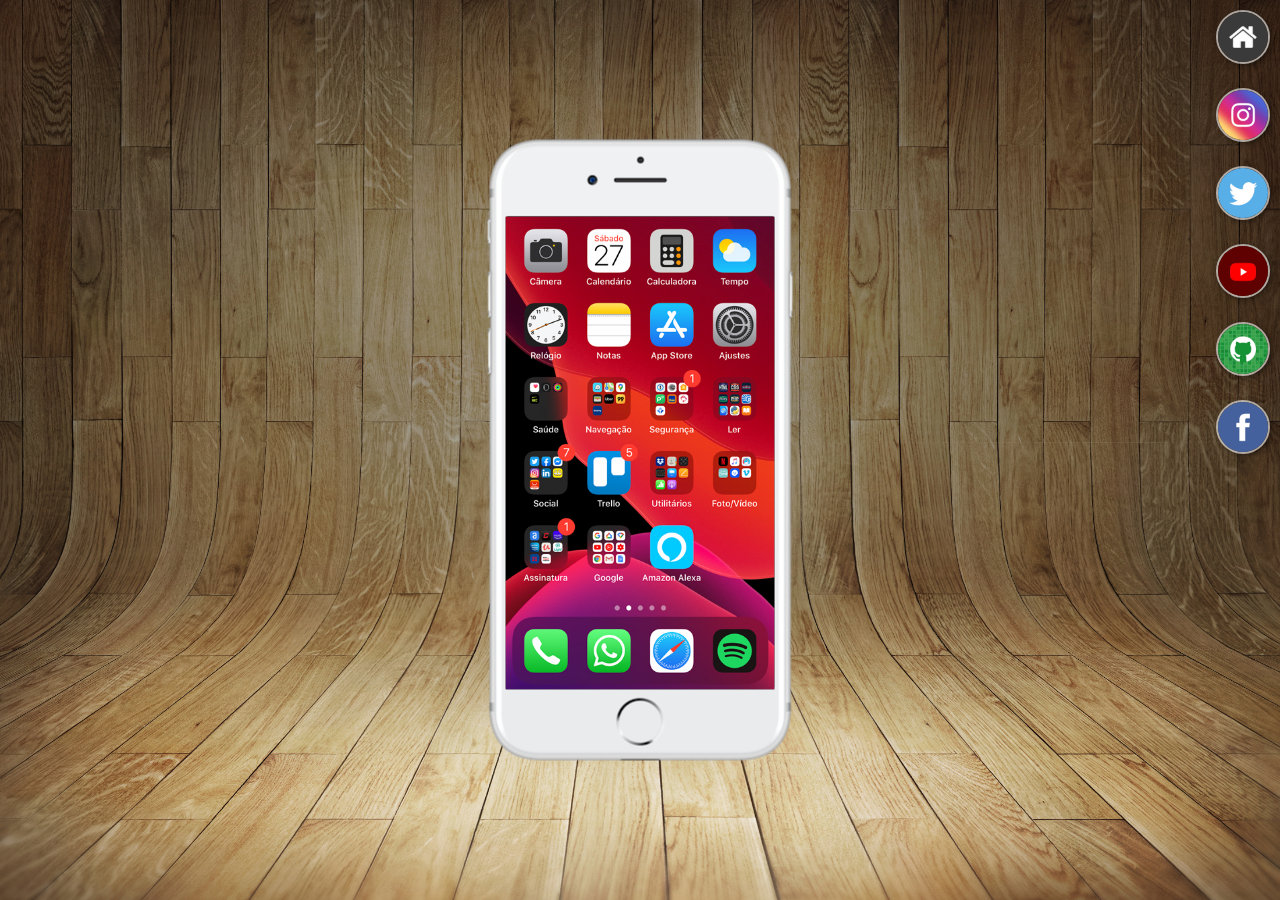
<file: index.html>
<!DOCTYPE html>
<html lang="pt-br">
<head>
    <meta charset="UTF-8">
    <meta name="viewport" content="width=device-width, initial-scale=1.0">
    <link rel="shortcut icon" href="favicon.ico" type="image/x-icon">
    <link rel="stylesheet" href="estilos/style.css">
    <title>Projeto Redes Socias</title>
</head>
<body>
    <main>
        <section id="celular">
            <iframe src="home.html" frameborder="0" name="celular" id="tela">
                Seu navegador não é compatível com isso.
            </iframe>
        </section>
        <section id="icones">
             <a href="home.html" target="celular"><img src="imagens/logo-home.jpg" alt="Home"></a><br>
             <a href="instagram.html" target="celular"><img src="imagens/logo-instagram.jpg" alt="Instagram"></a><br>
             <a href="twitter.html" target="celular"><img src="imagens/logo-twitter.jpg" alt="Twitter"></a><br>
             <a href="youtube.html" target="celular"><img src="imagens/logo-youtube.jpg" alt="YouTube"></a><br>
             <a href="github.html" target="celular"><img src="imagens/logo-github.jpg" alt="GitHub"></a><br>
             <a href="facebook.html" target="celular"><img src="imagens/logo-facebook.jpg" alt="Facebook"></a><br>
        </section>
    </main>
</body>
</html>
</file>
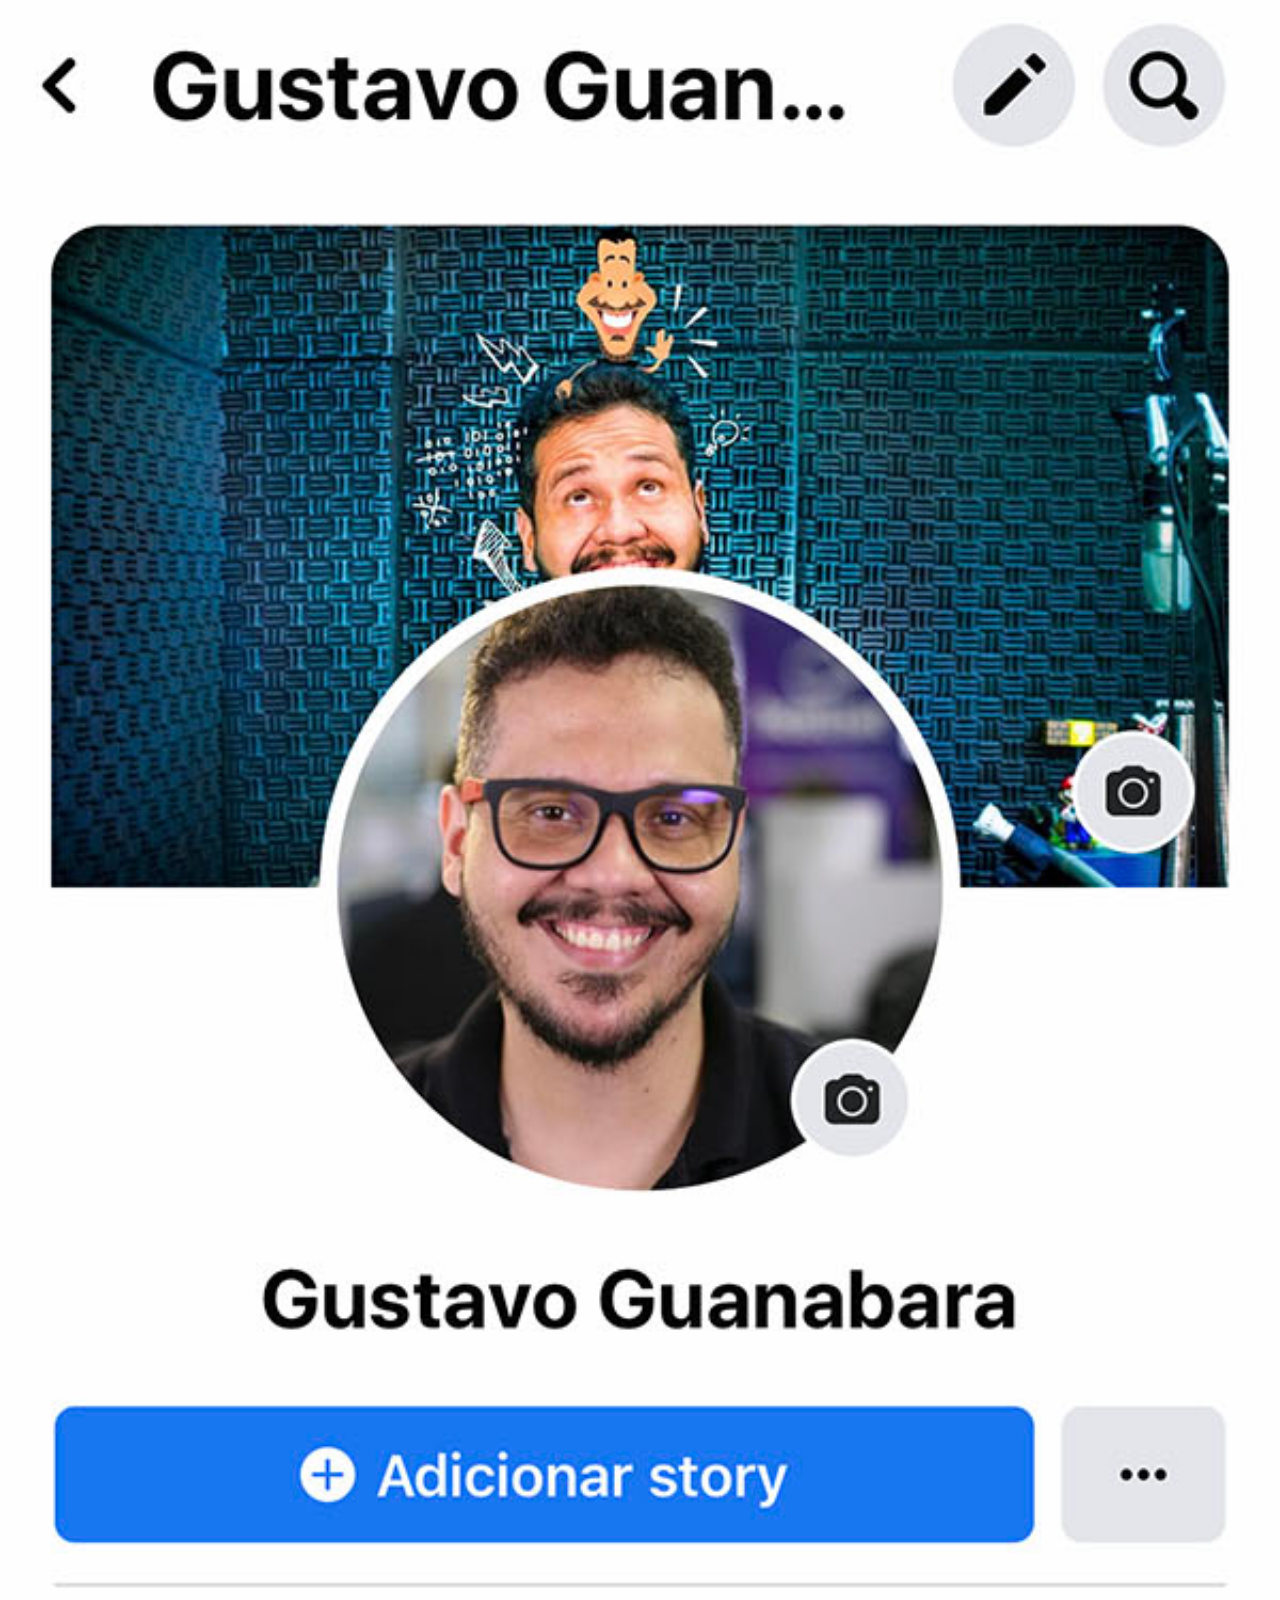
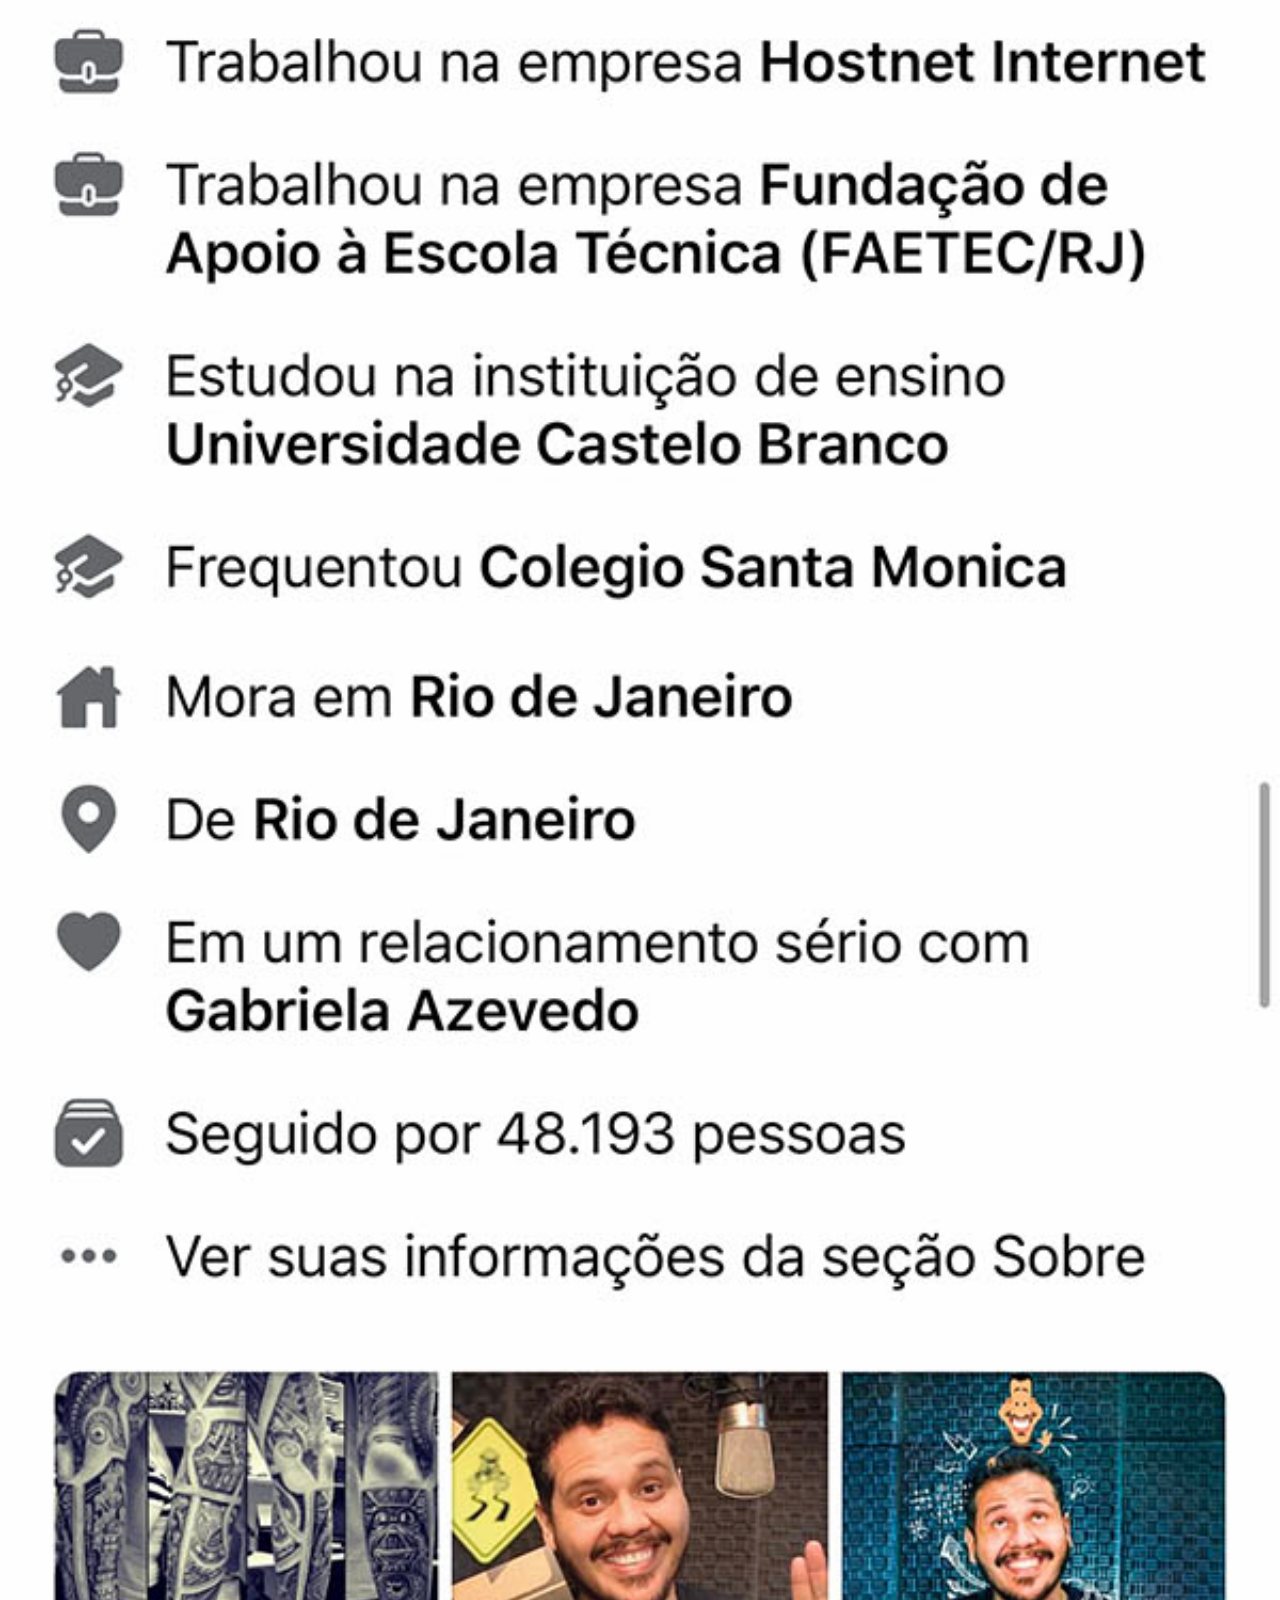
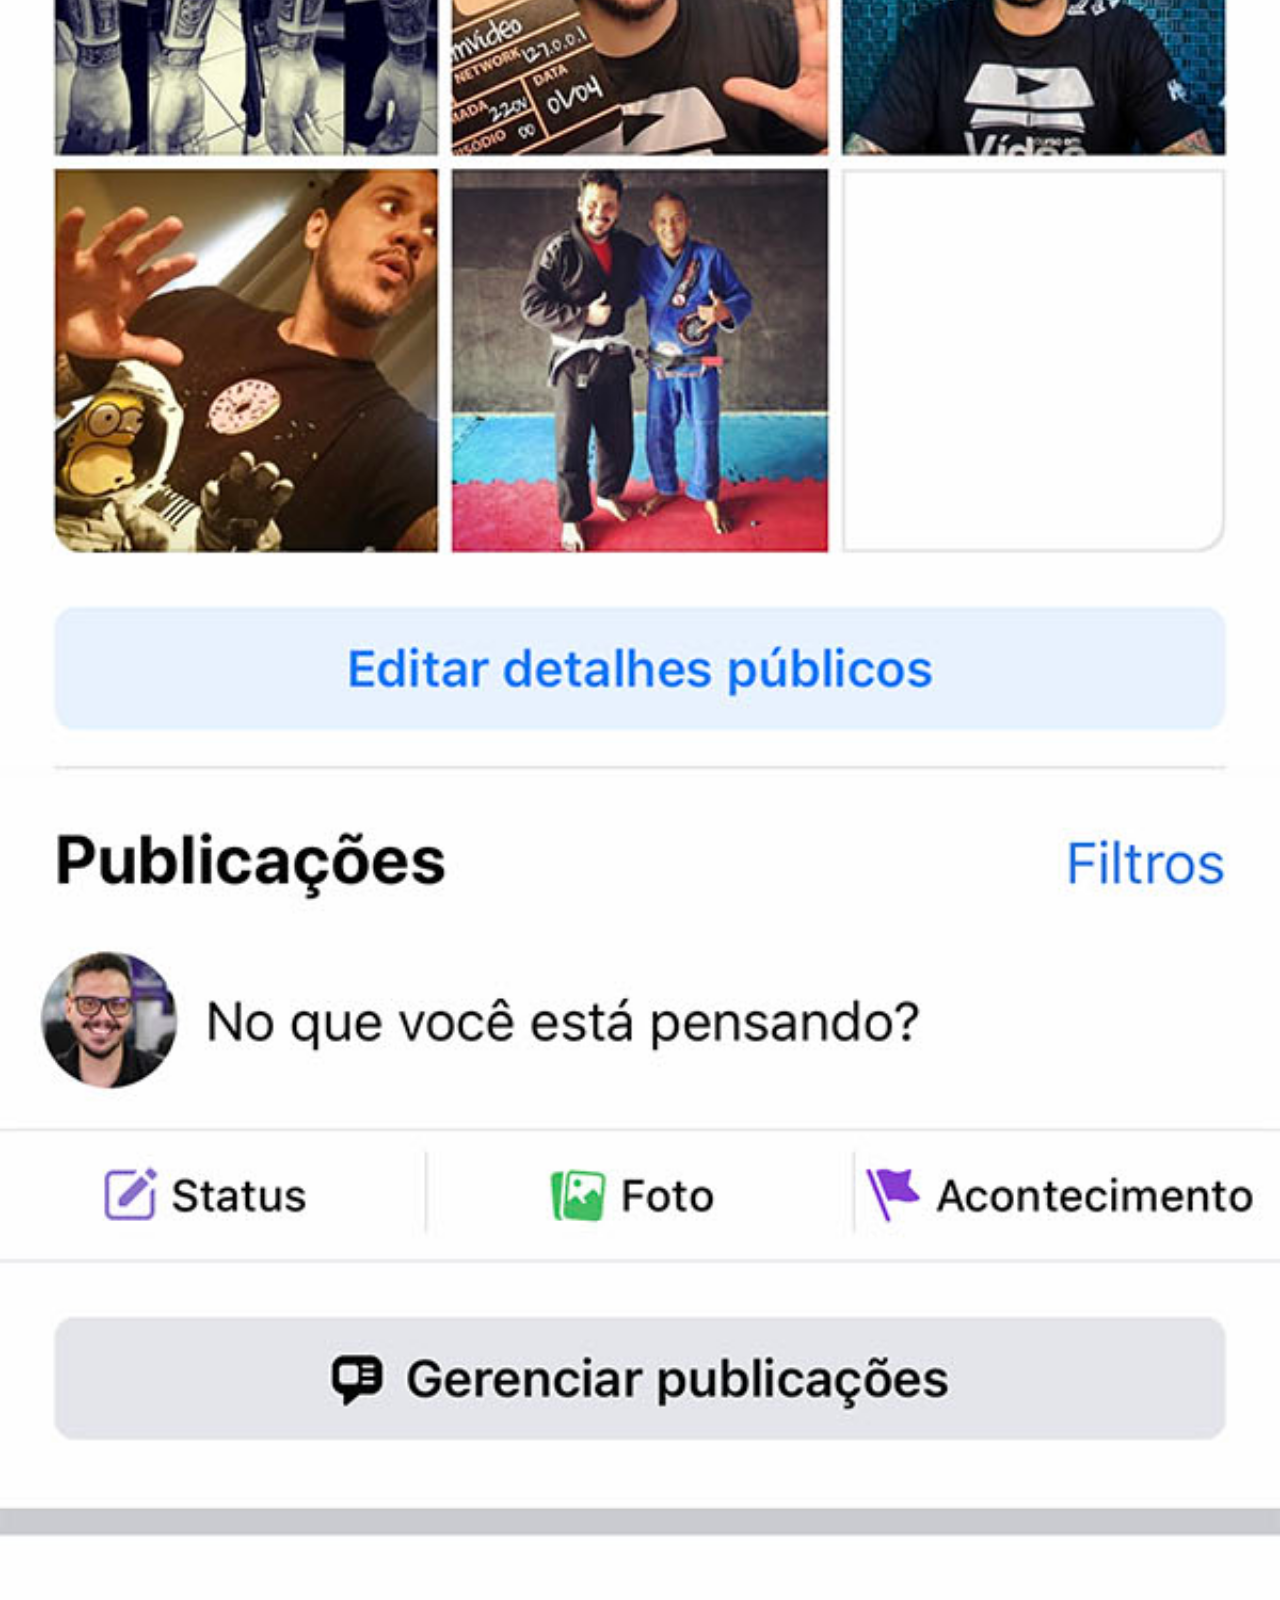
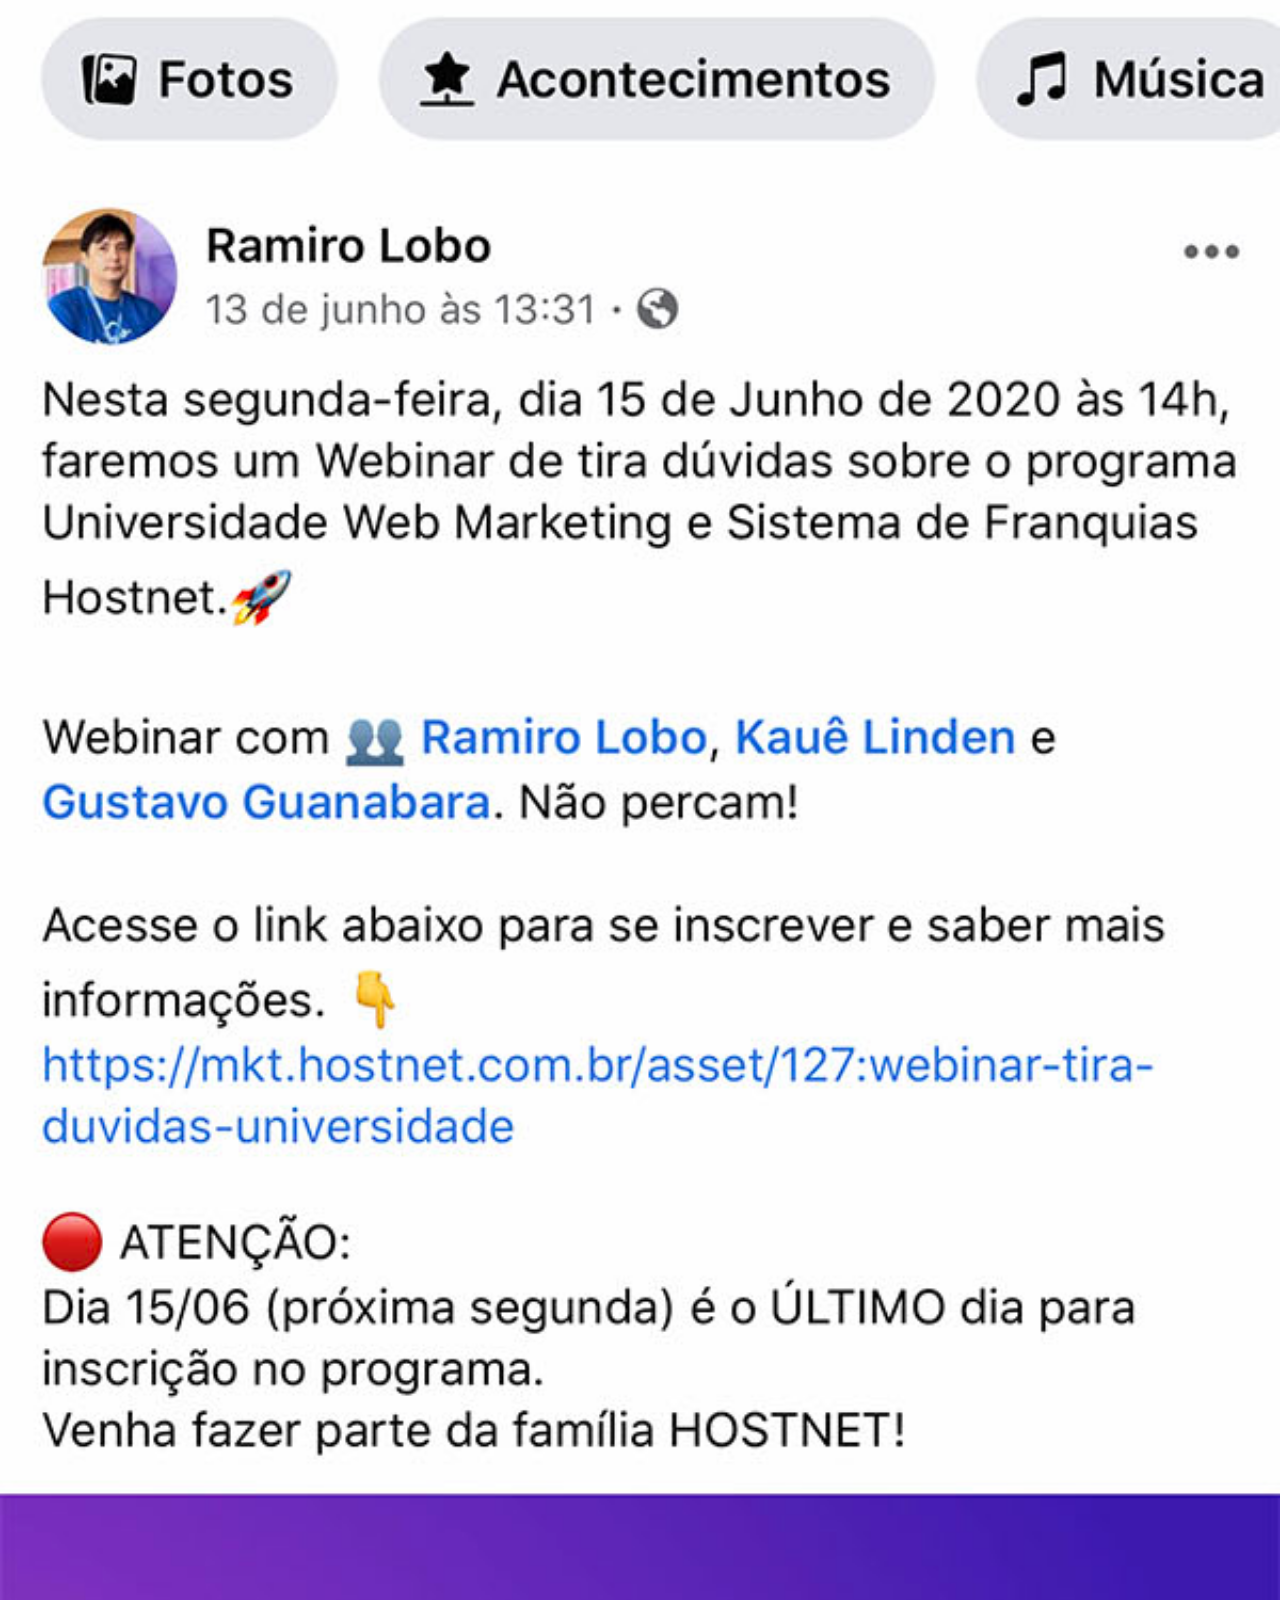
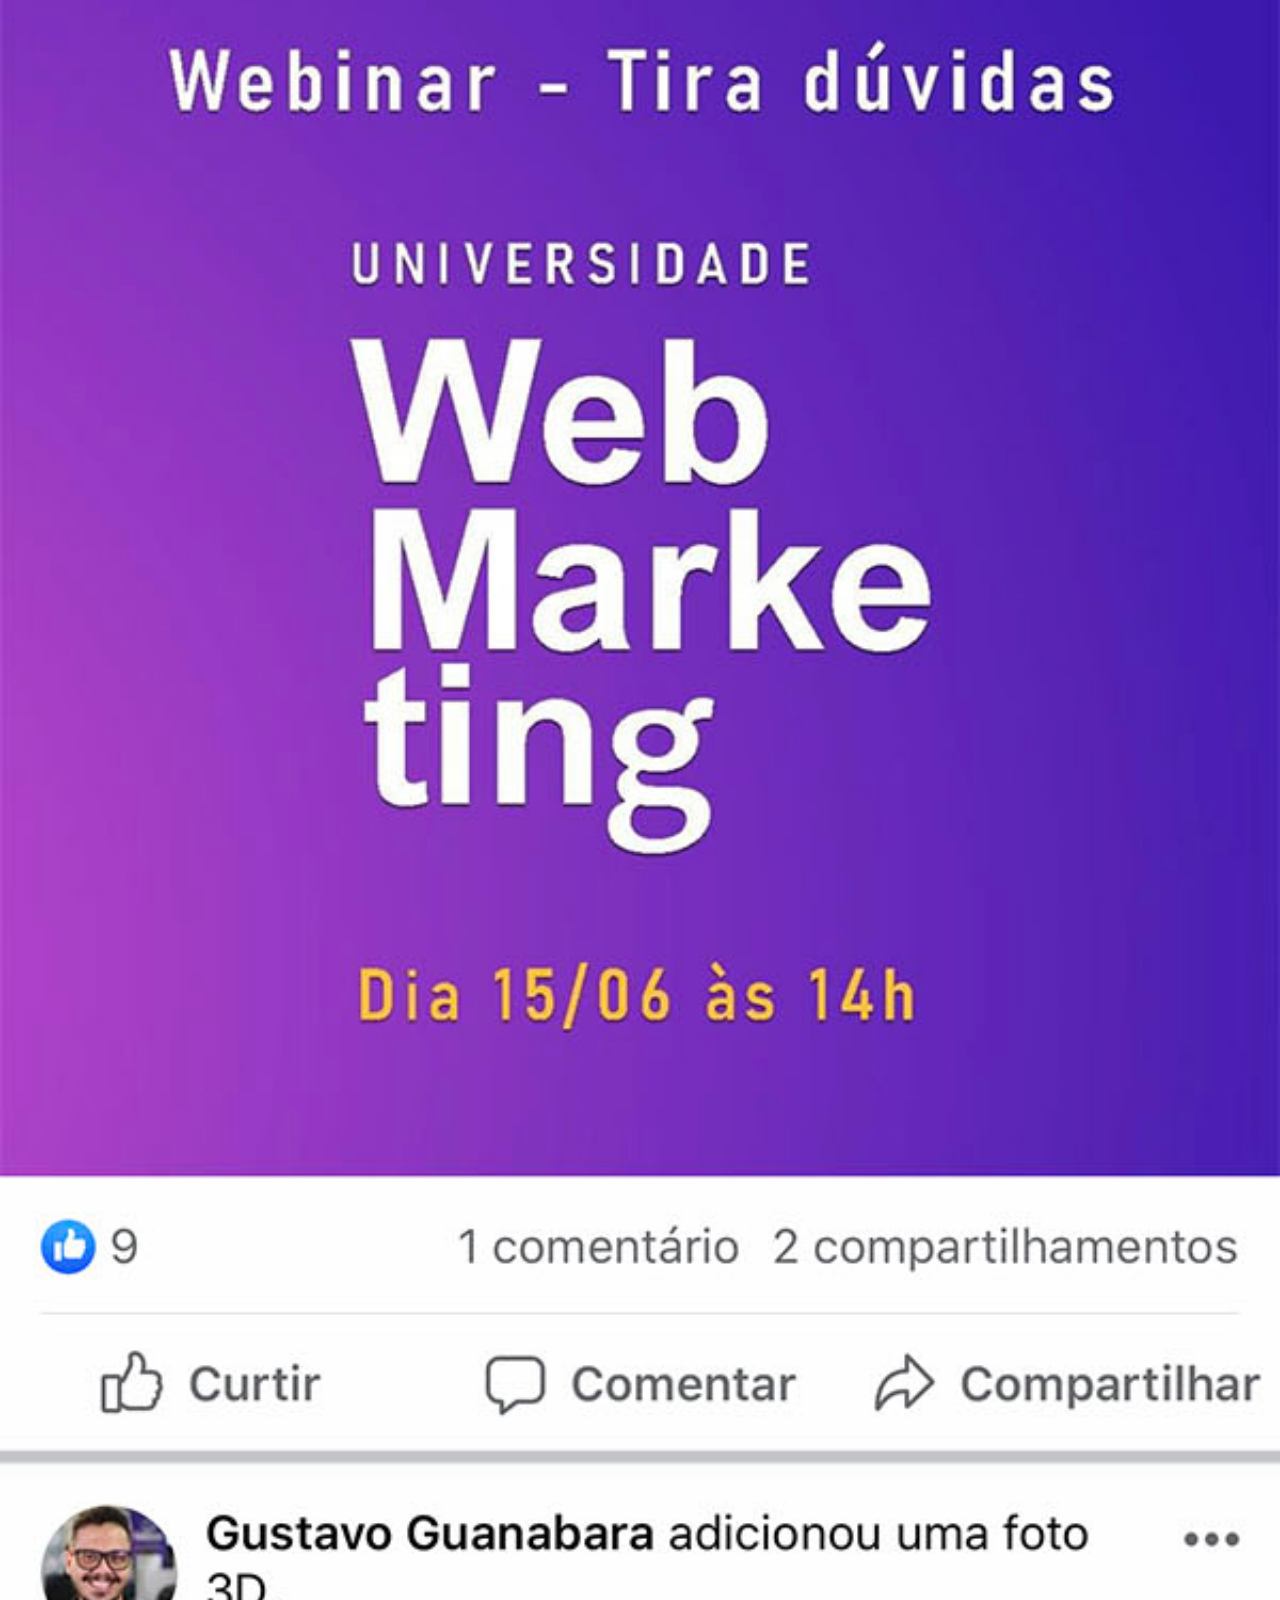
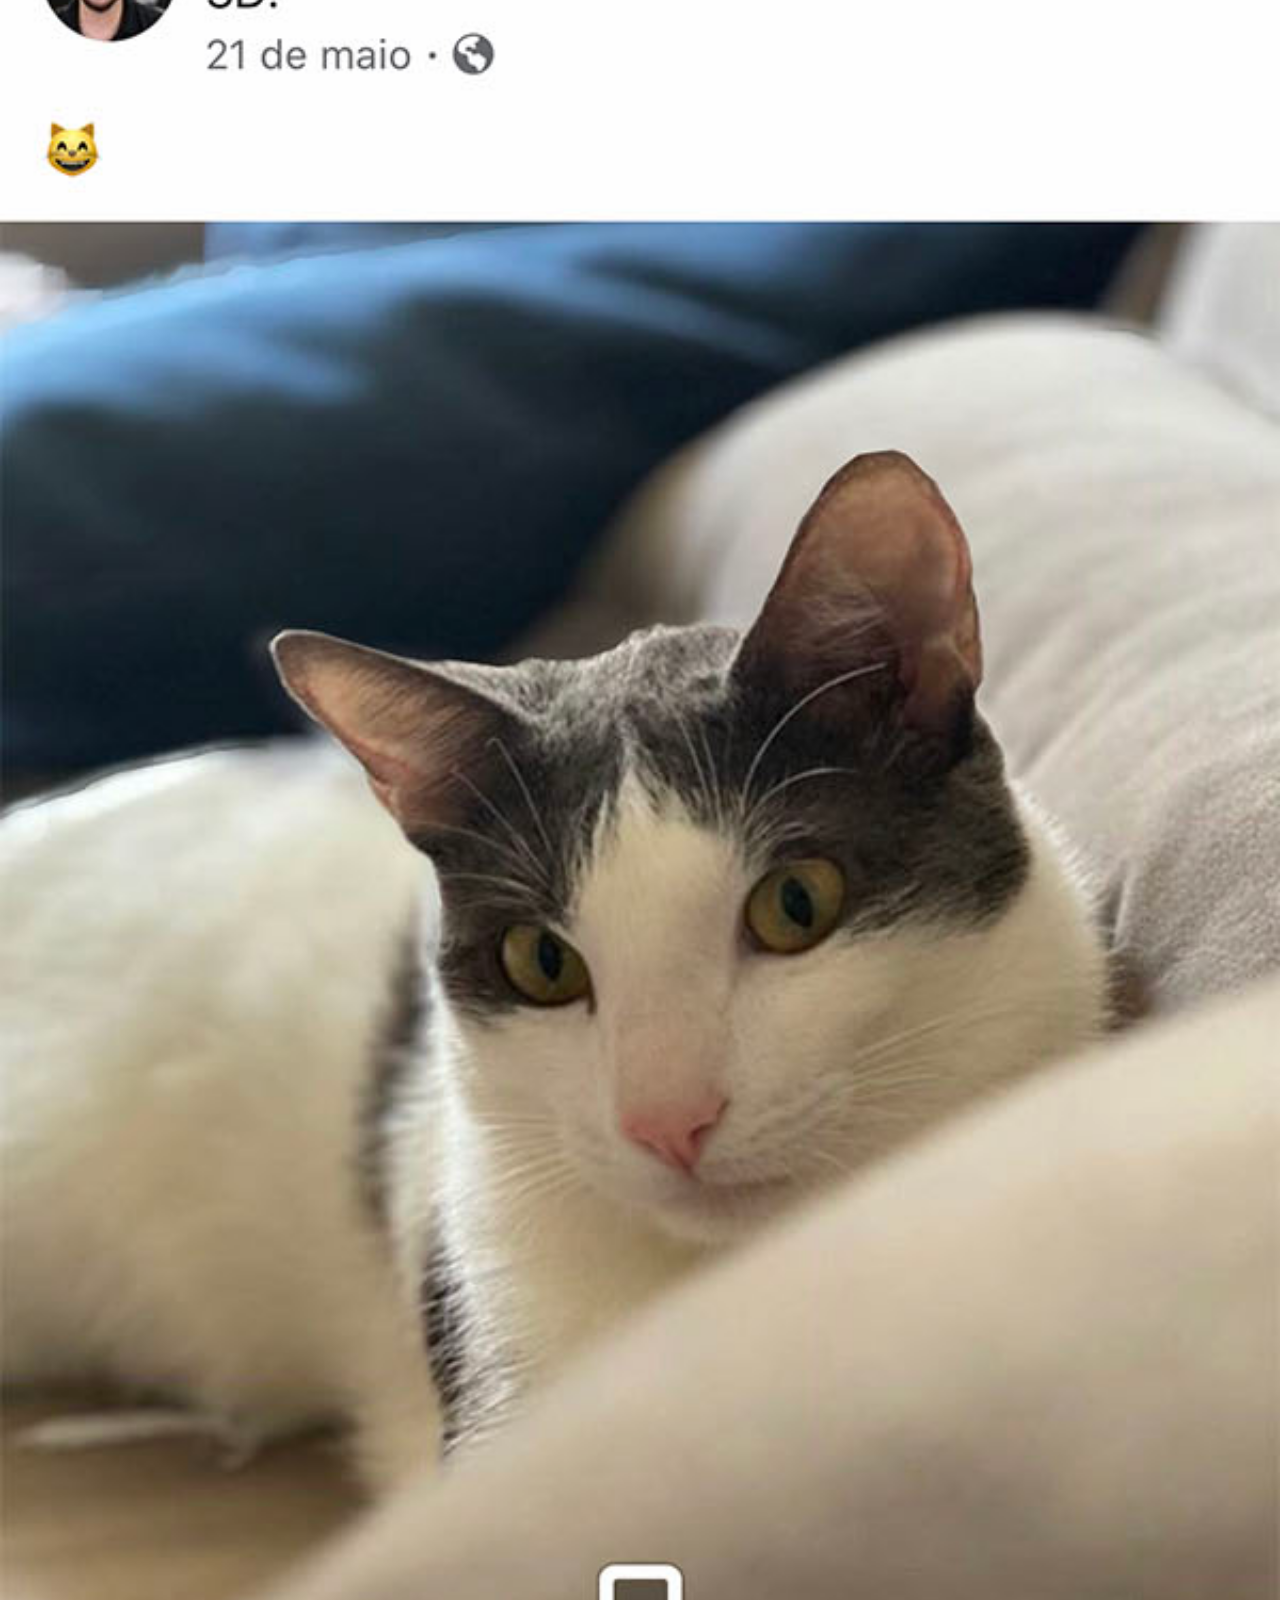
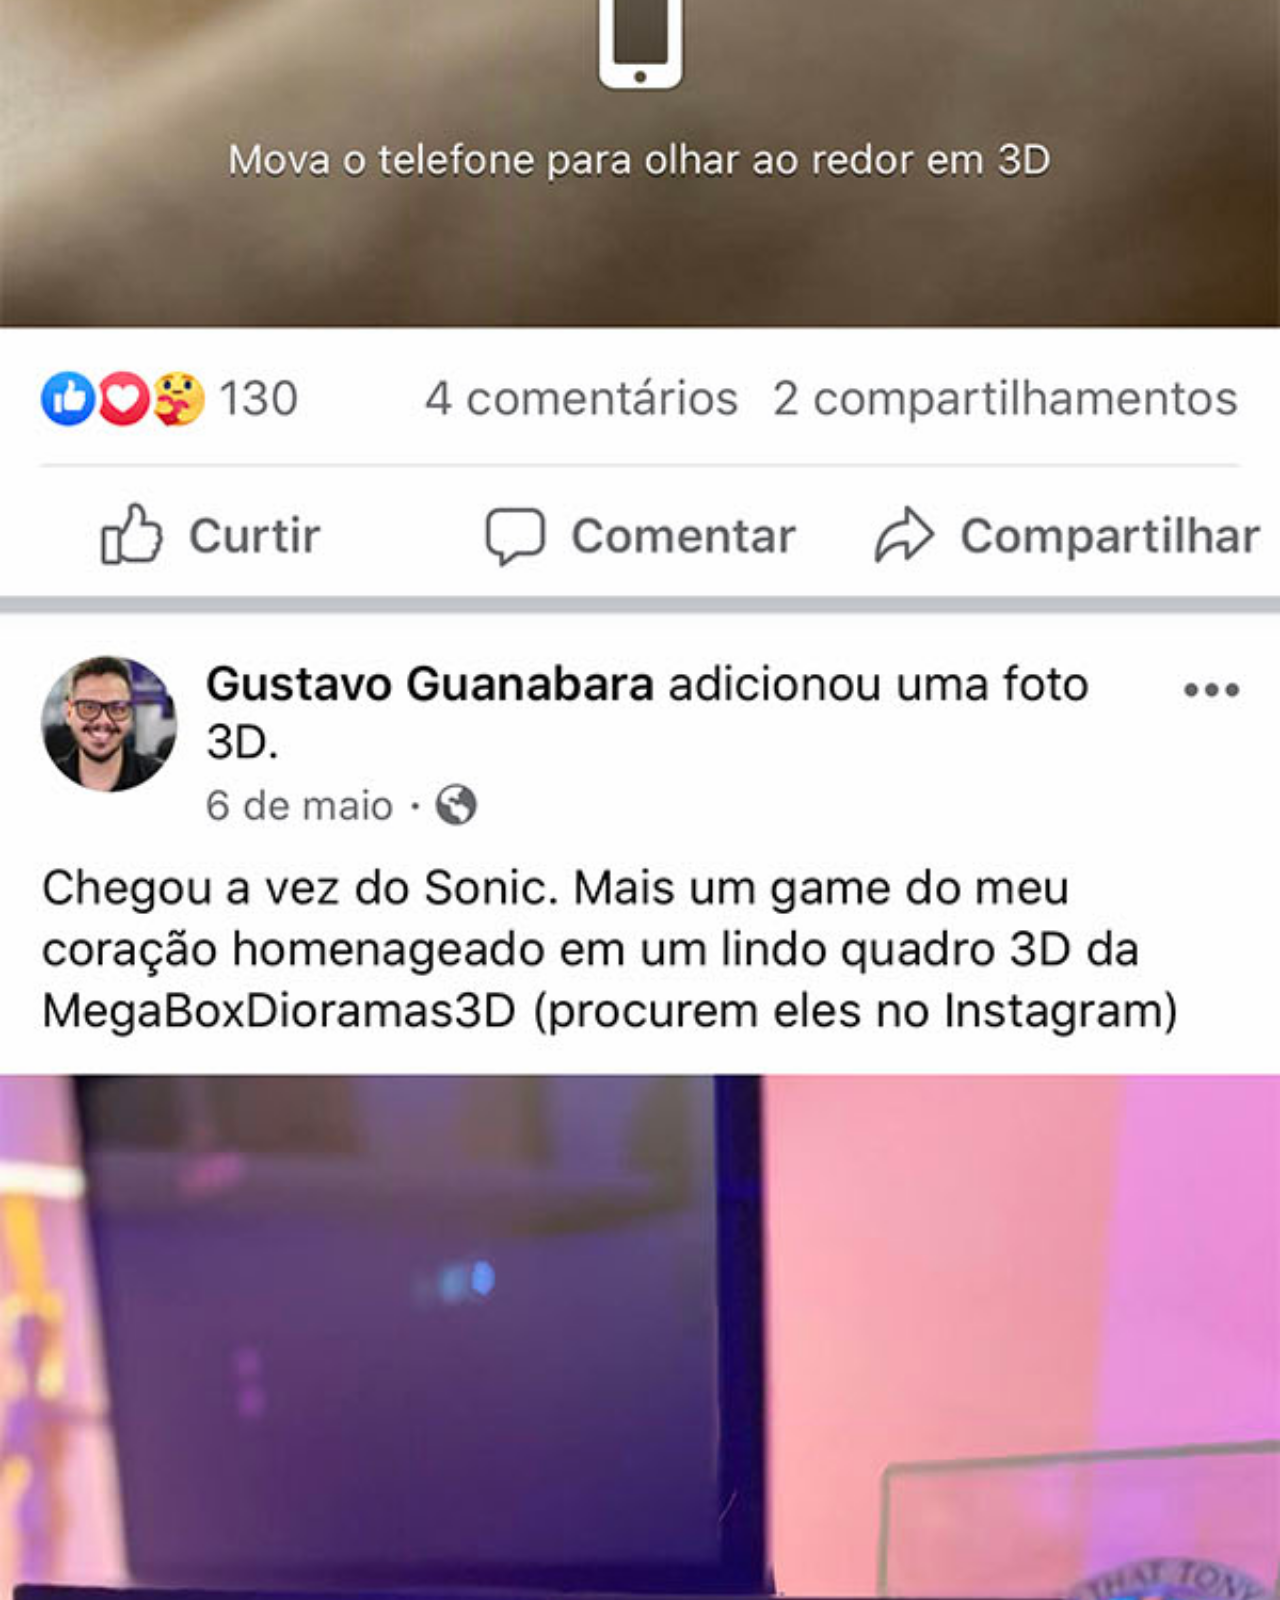
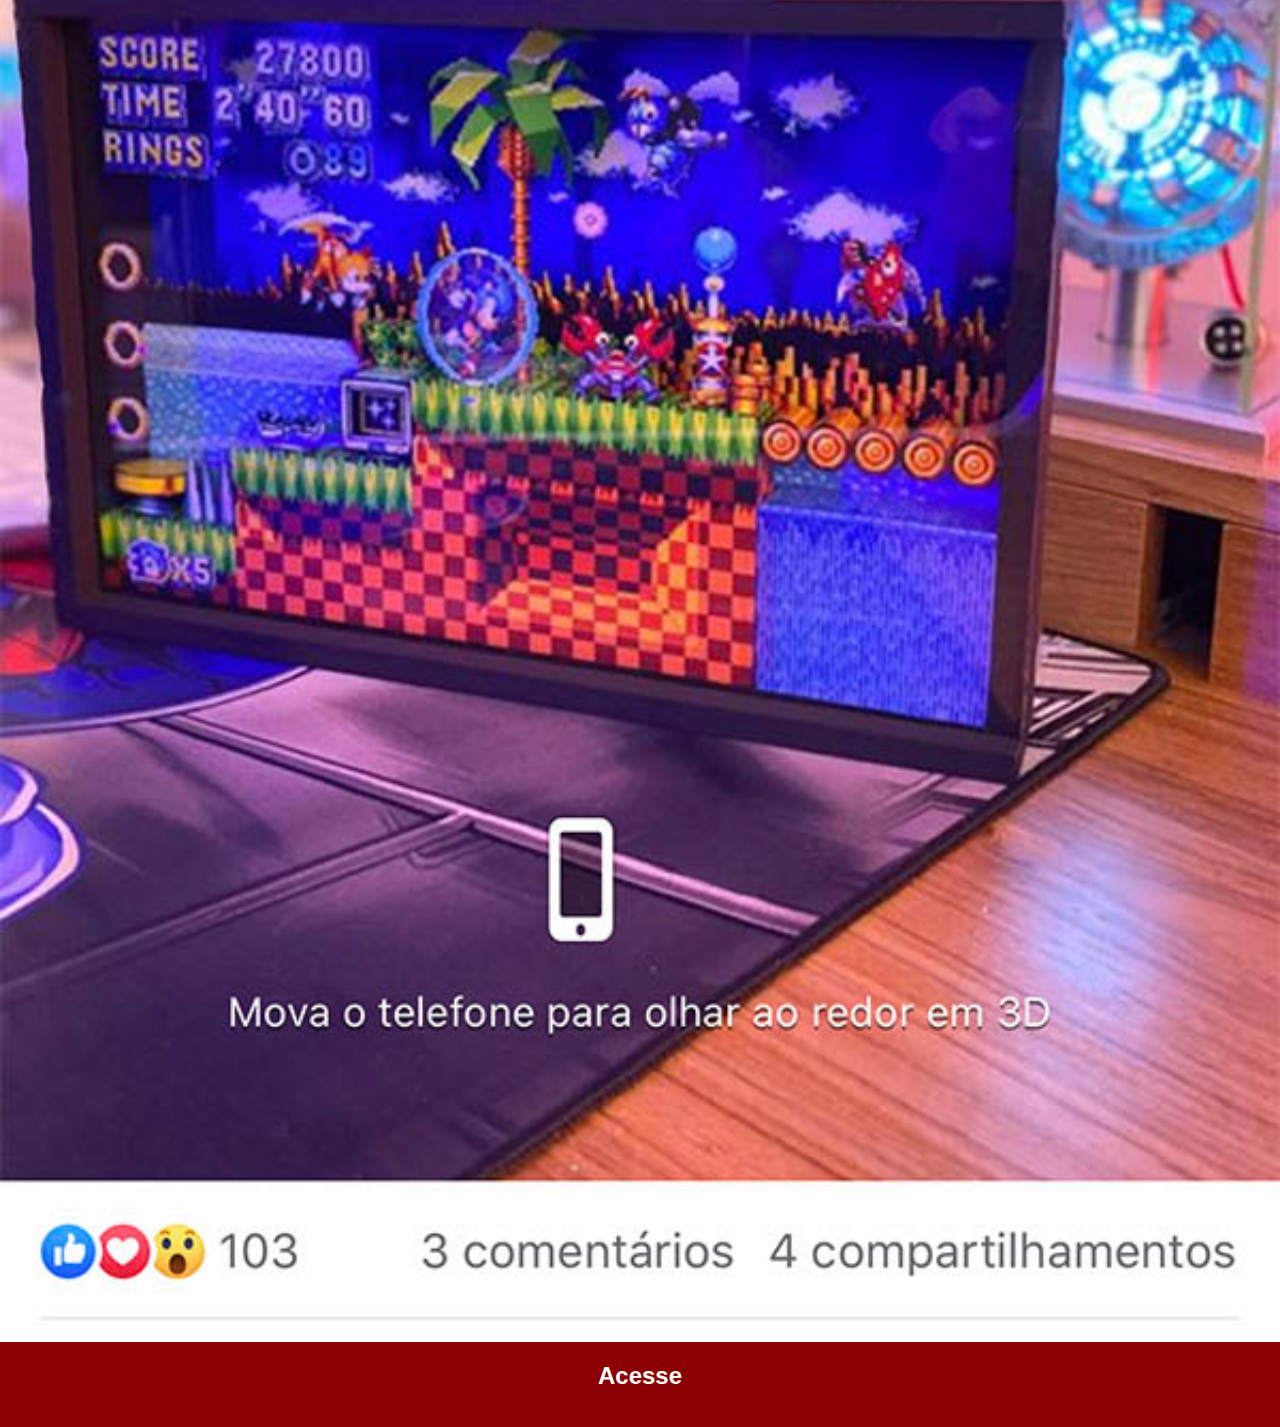
<file: facebook.html>
<!DOCTYPE html>
<html lang="pt-br">
<head>
    <meta charset="UTF-8">
    <meta name="viewport" content="width=device-width, initial-scale=1.0">
    <title>Instagram</title>
    <link rel="stylesheet" href="estilos/medias.css">
</head>
<body>
    <img src="imagens/tela-facebook.jpg" alt="Facebook">
    <a href="#">Acesse</a>
</body>
</html>
</file>
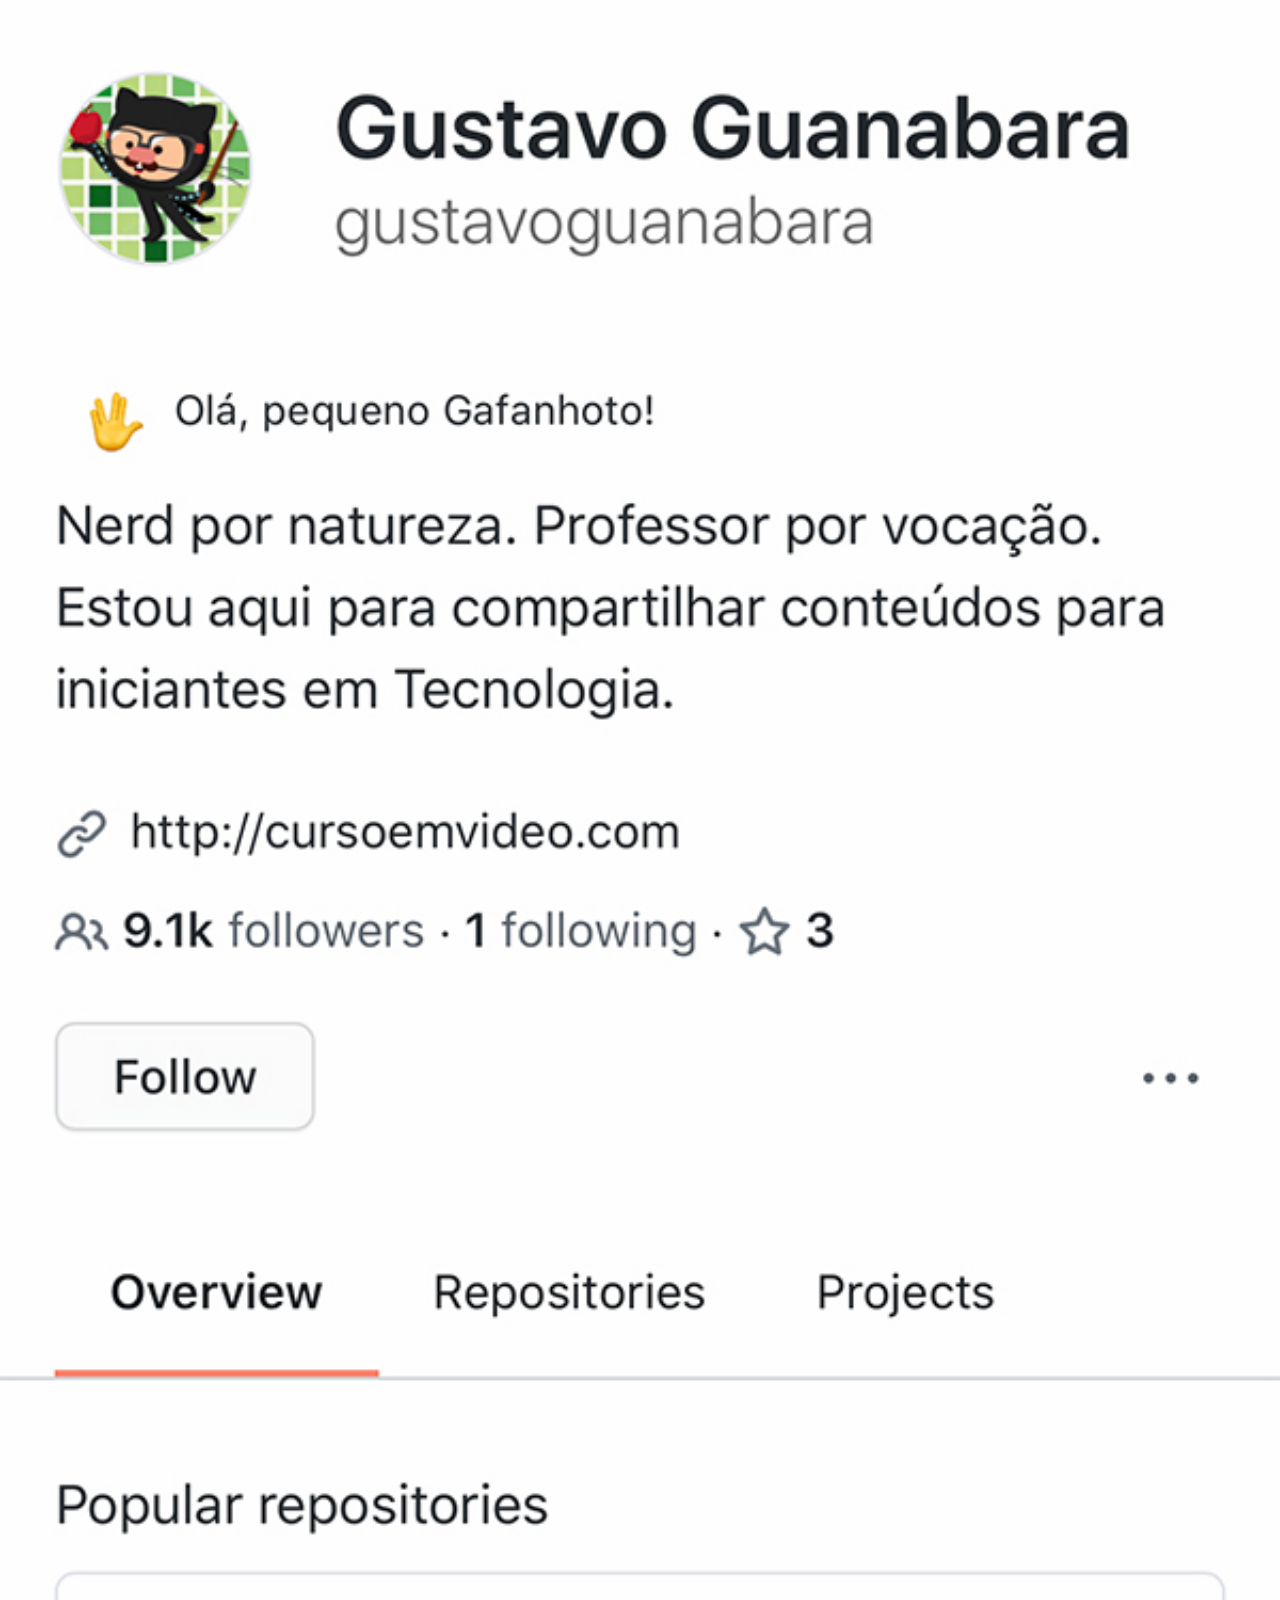
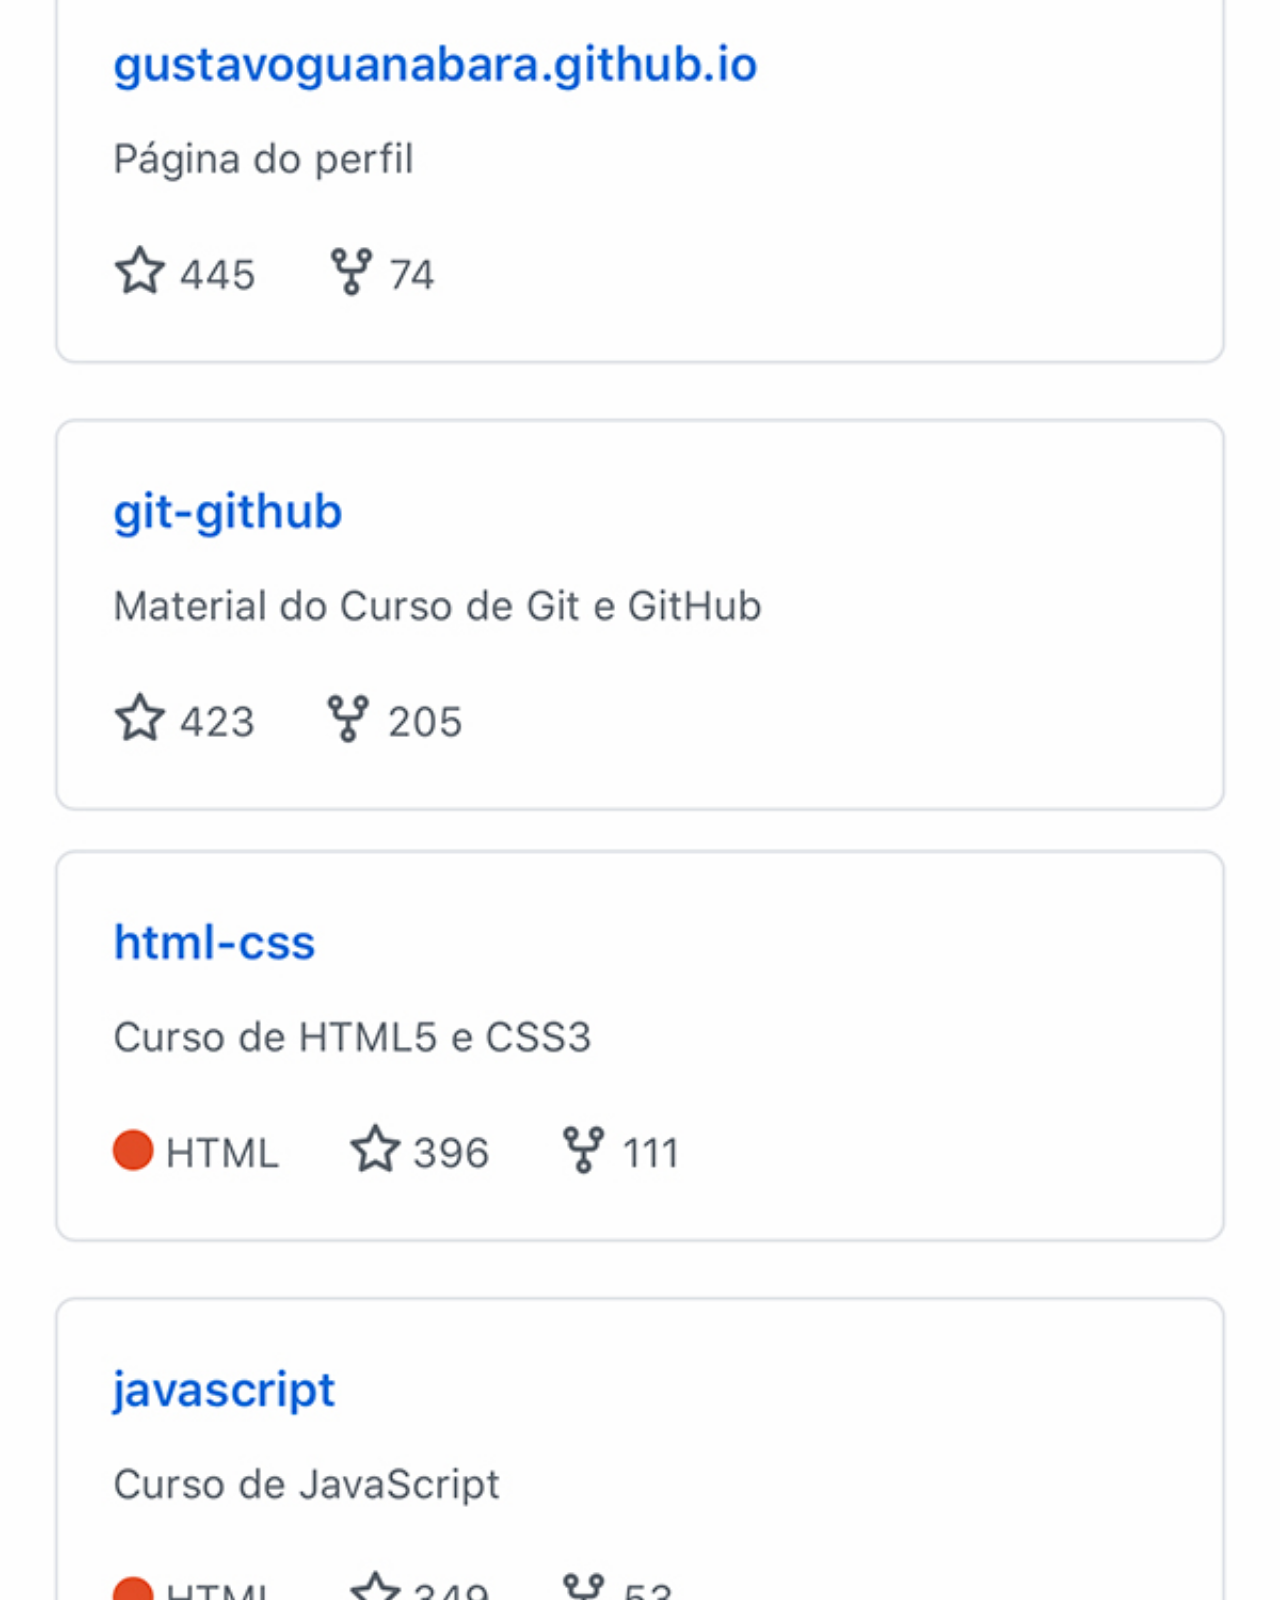
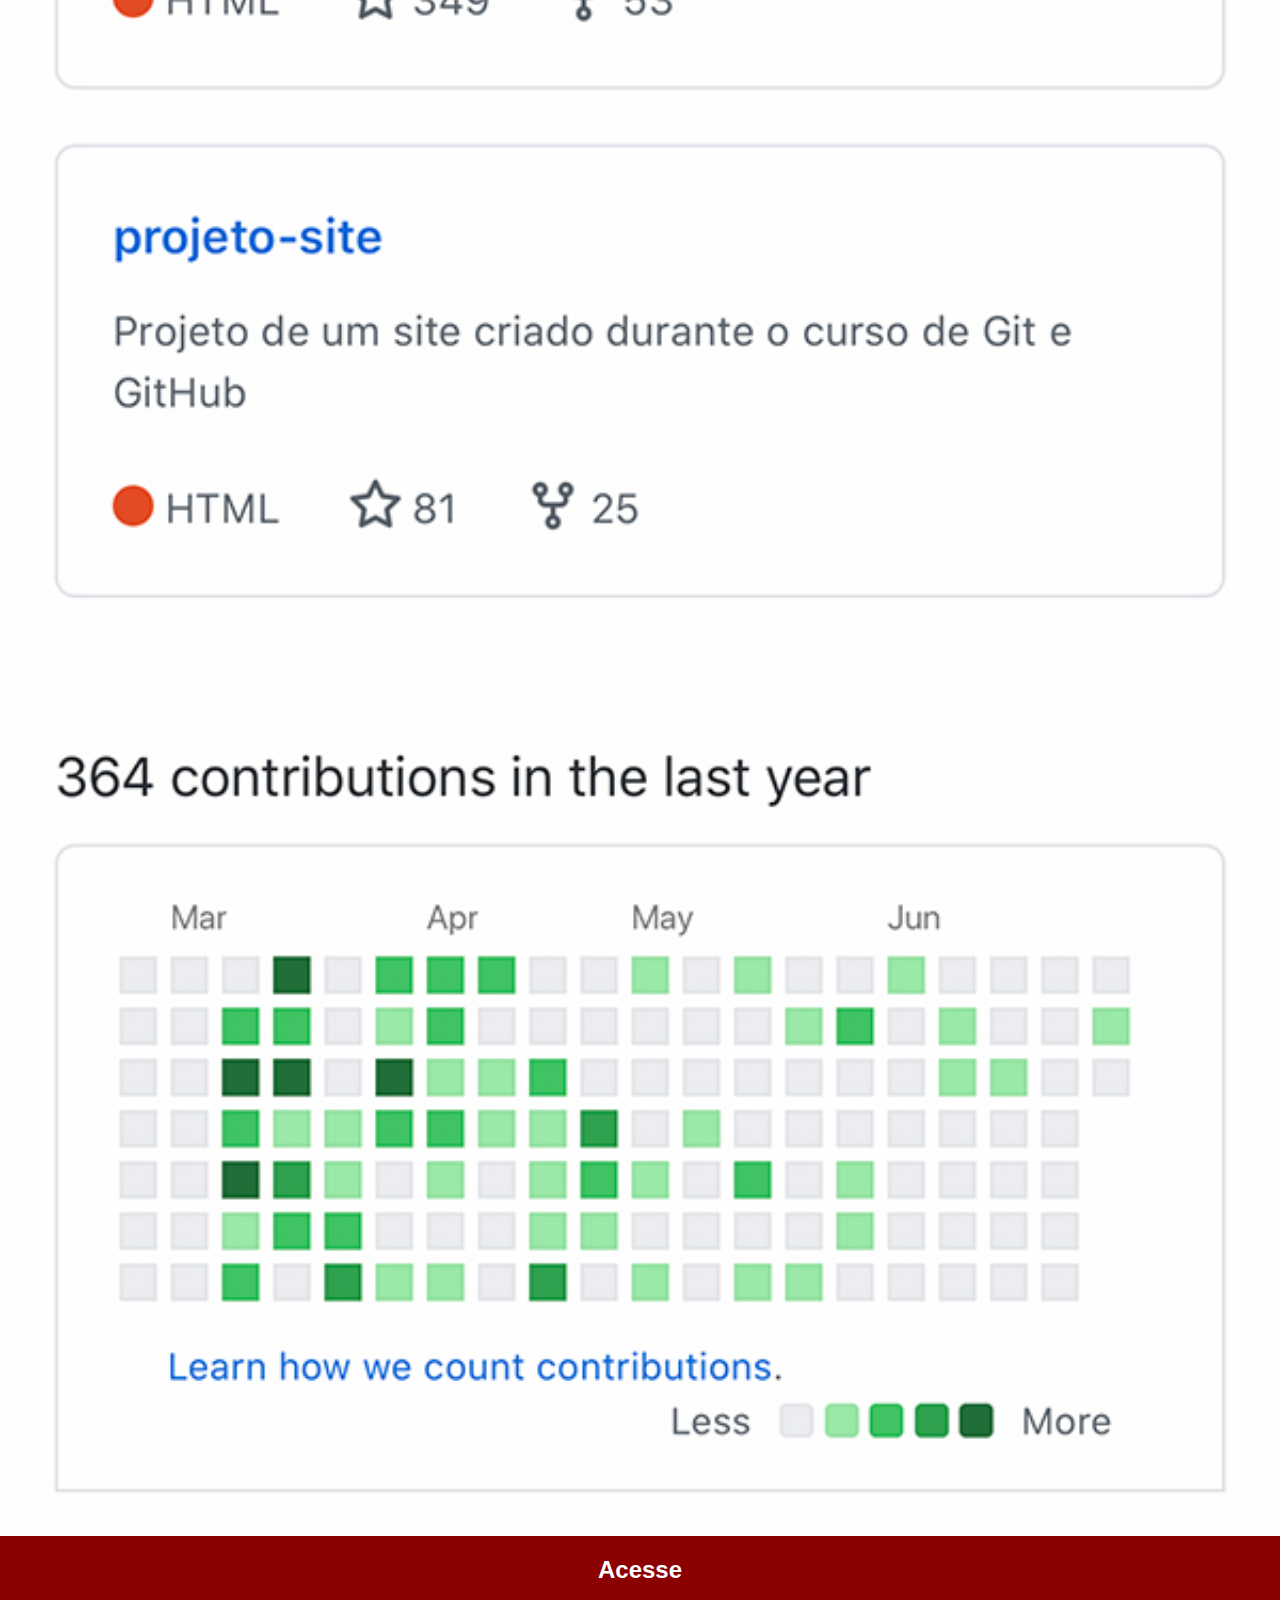
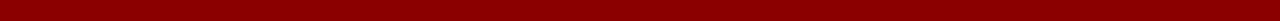
<file: github.html>
<!DOCTYPE html>
<html lang="pt-br">
<head>
    <meta charset="UTF-8">
    <meta name="viewport" content="width=device-width, initial-scale=1.0">
    <title>Instagram</title>
    <link rel="stylesheet" href="estilos/medias.css">
</head>
<body>
    <img src="imagens/tela-github.jpg" alt="GitHUb">
    <a href="#">Acesse</a>
</body>
</html>
</file>
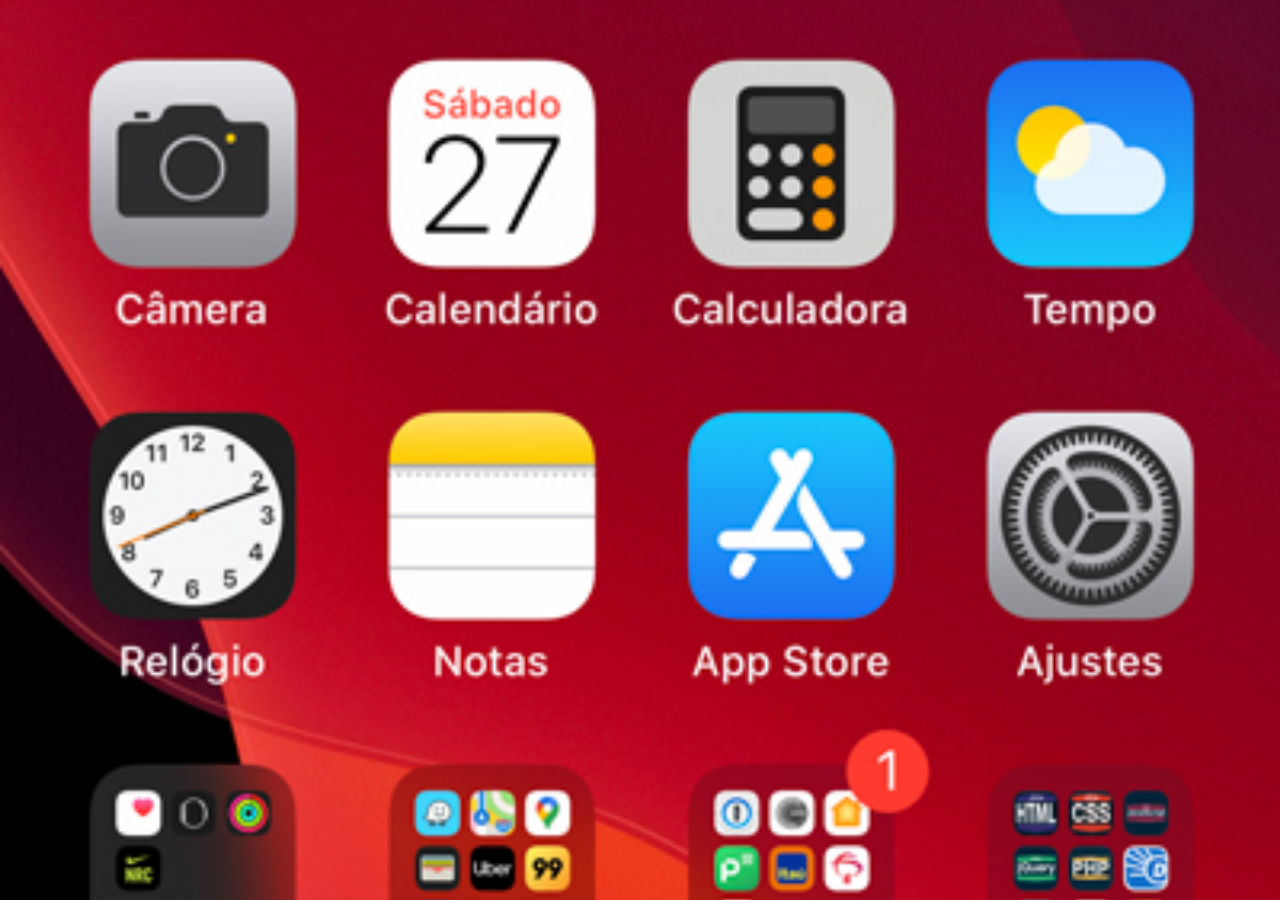
<file: home.html>
<!DOCTYPE html>
<html lang="pt-br">
<head>
    <meta charset="UTF-8">
    <meta name="viewport" content="width=device-width, initial-scale=1.0">
    <title>HOME </title>
</head>
<style>
    body {
        background: black url(imagens/tela-home.jpg) no-repeat center top;
        background-size: cover;
        height: 96vh;
    }
</style>
<body>
    
</body>
</html>
</file>
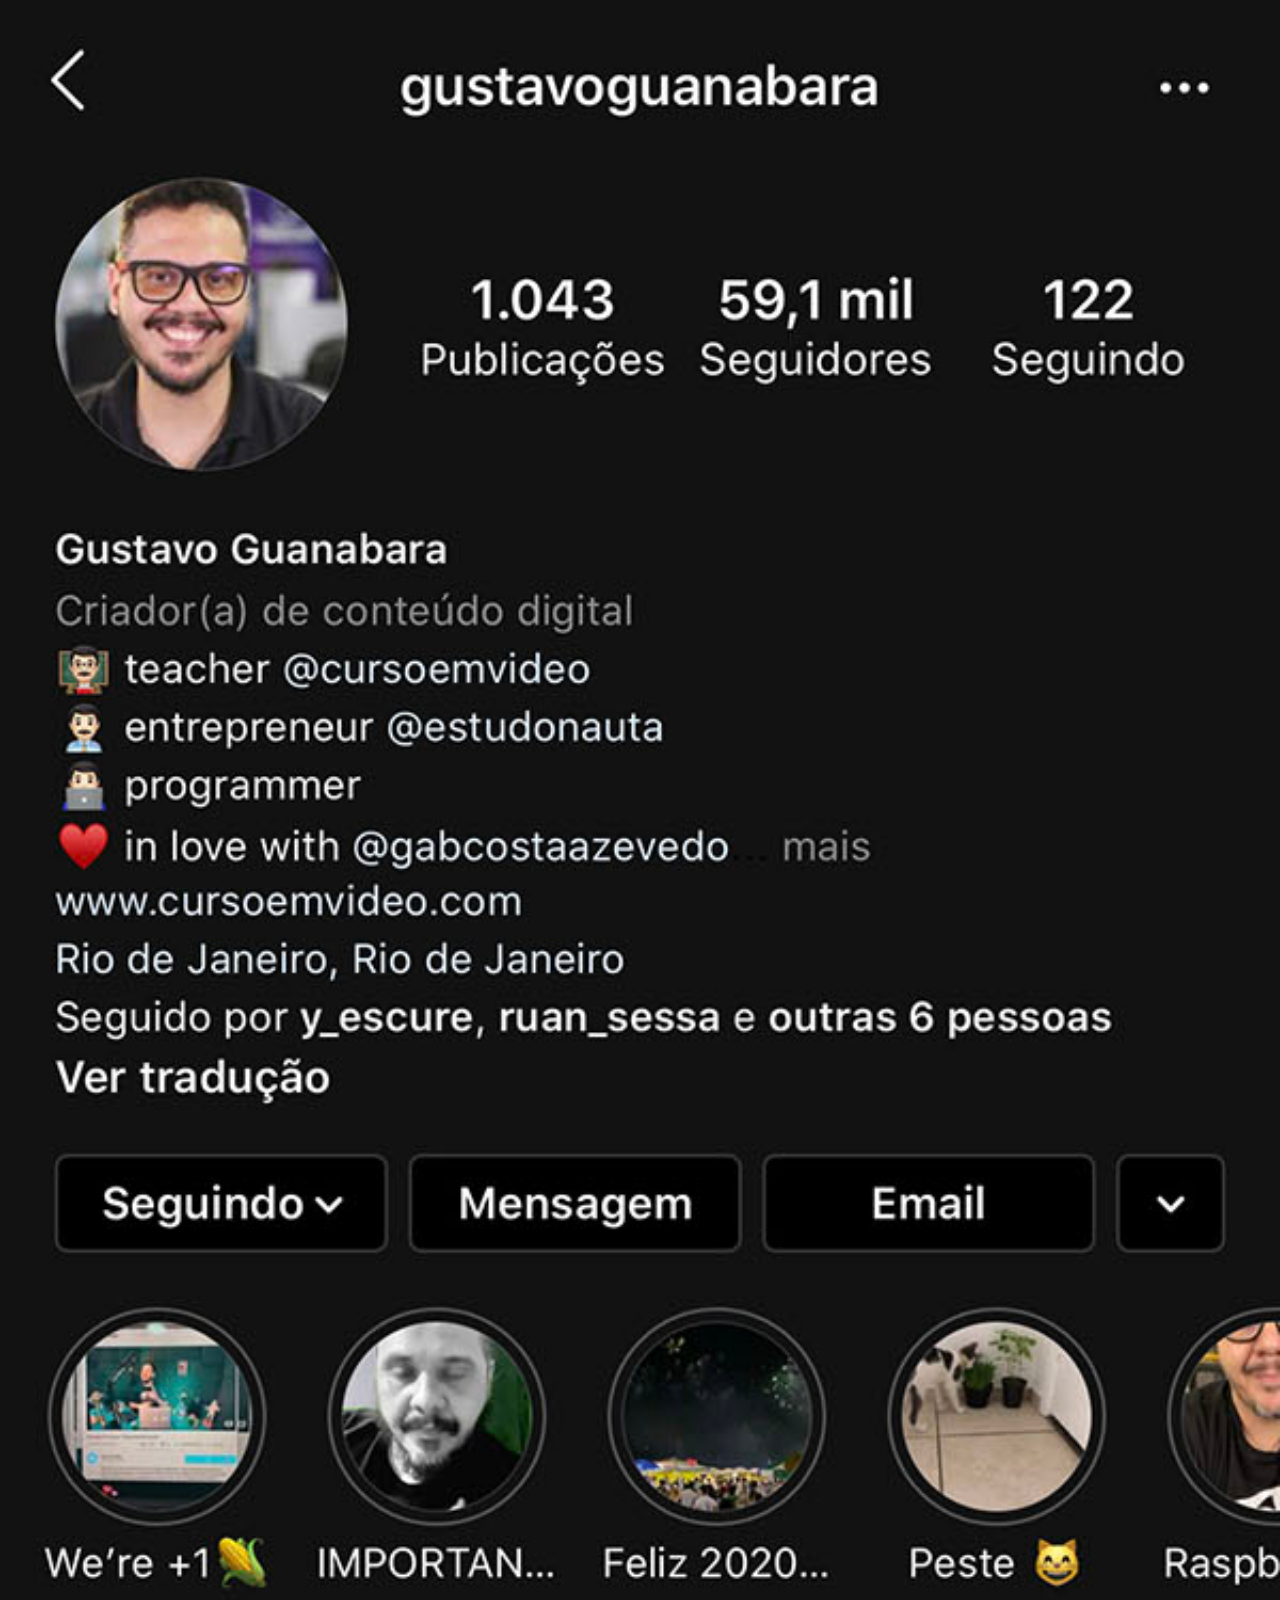
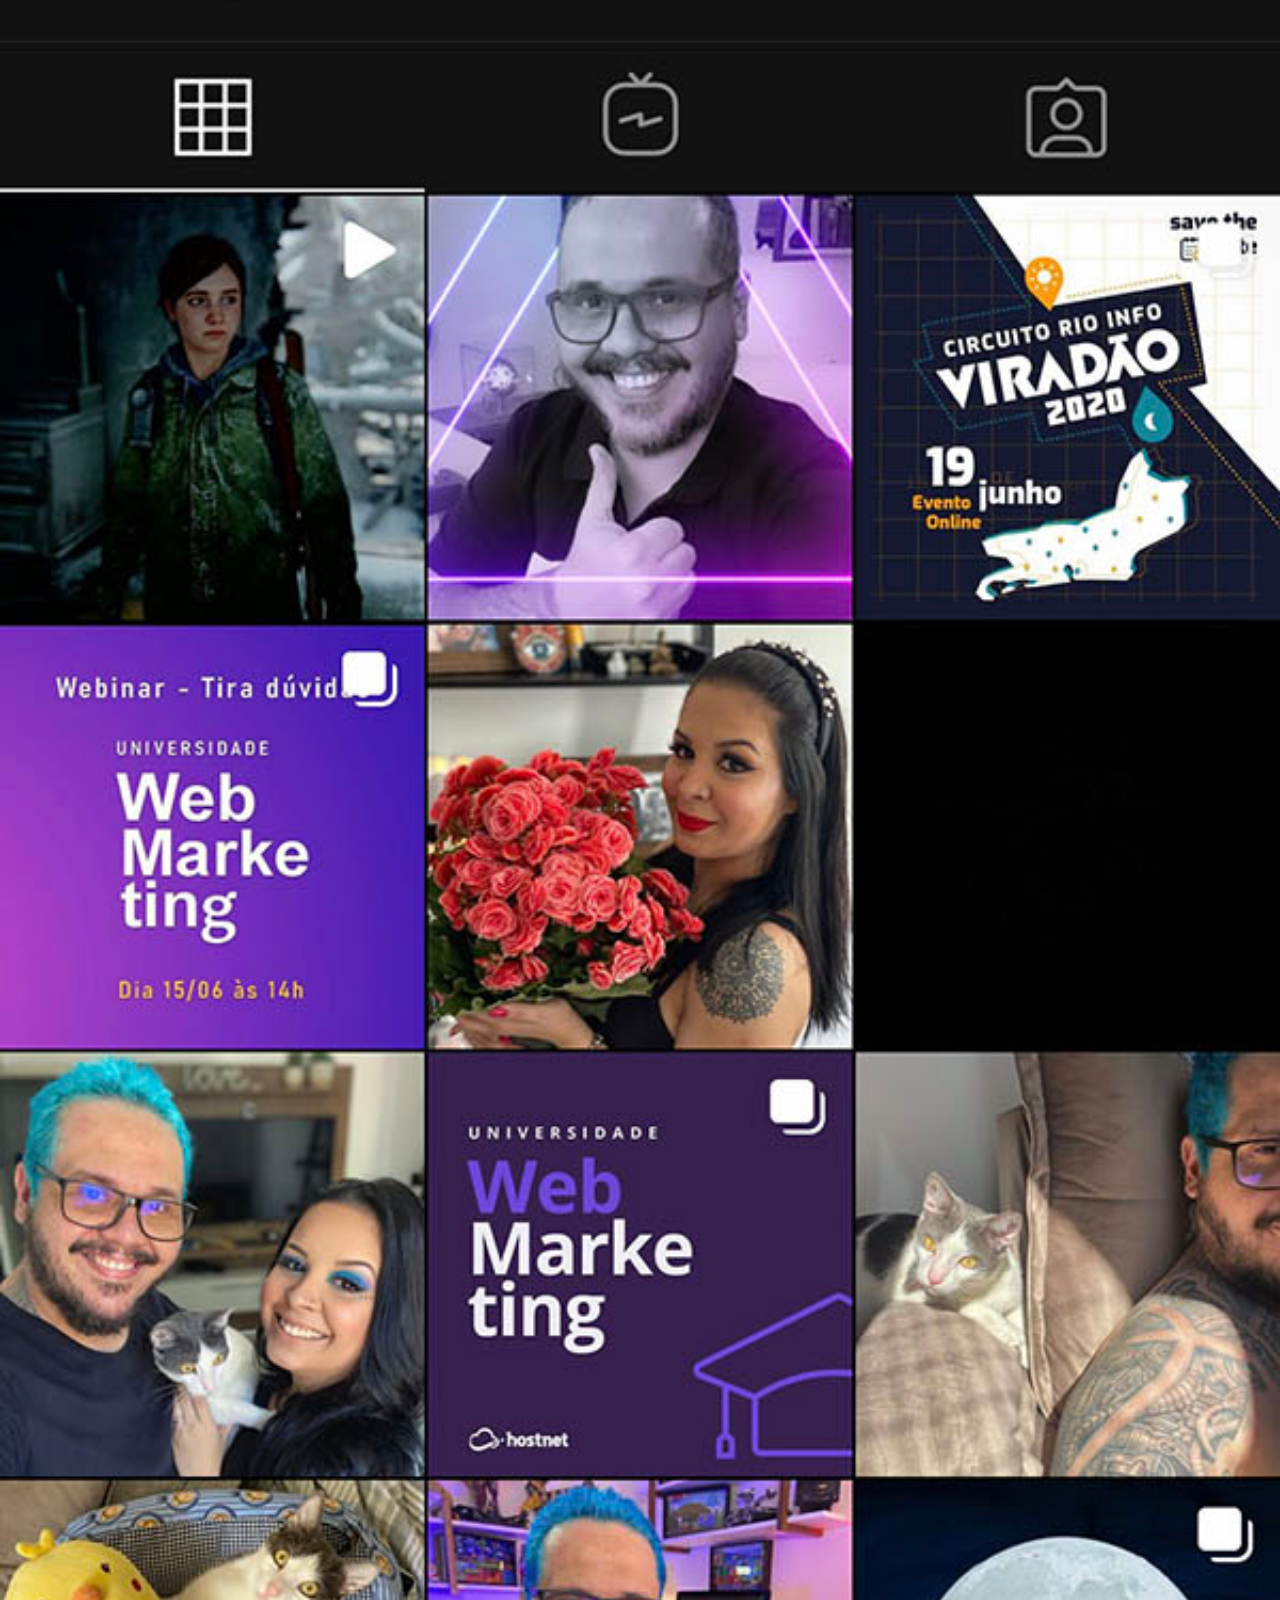
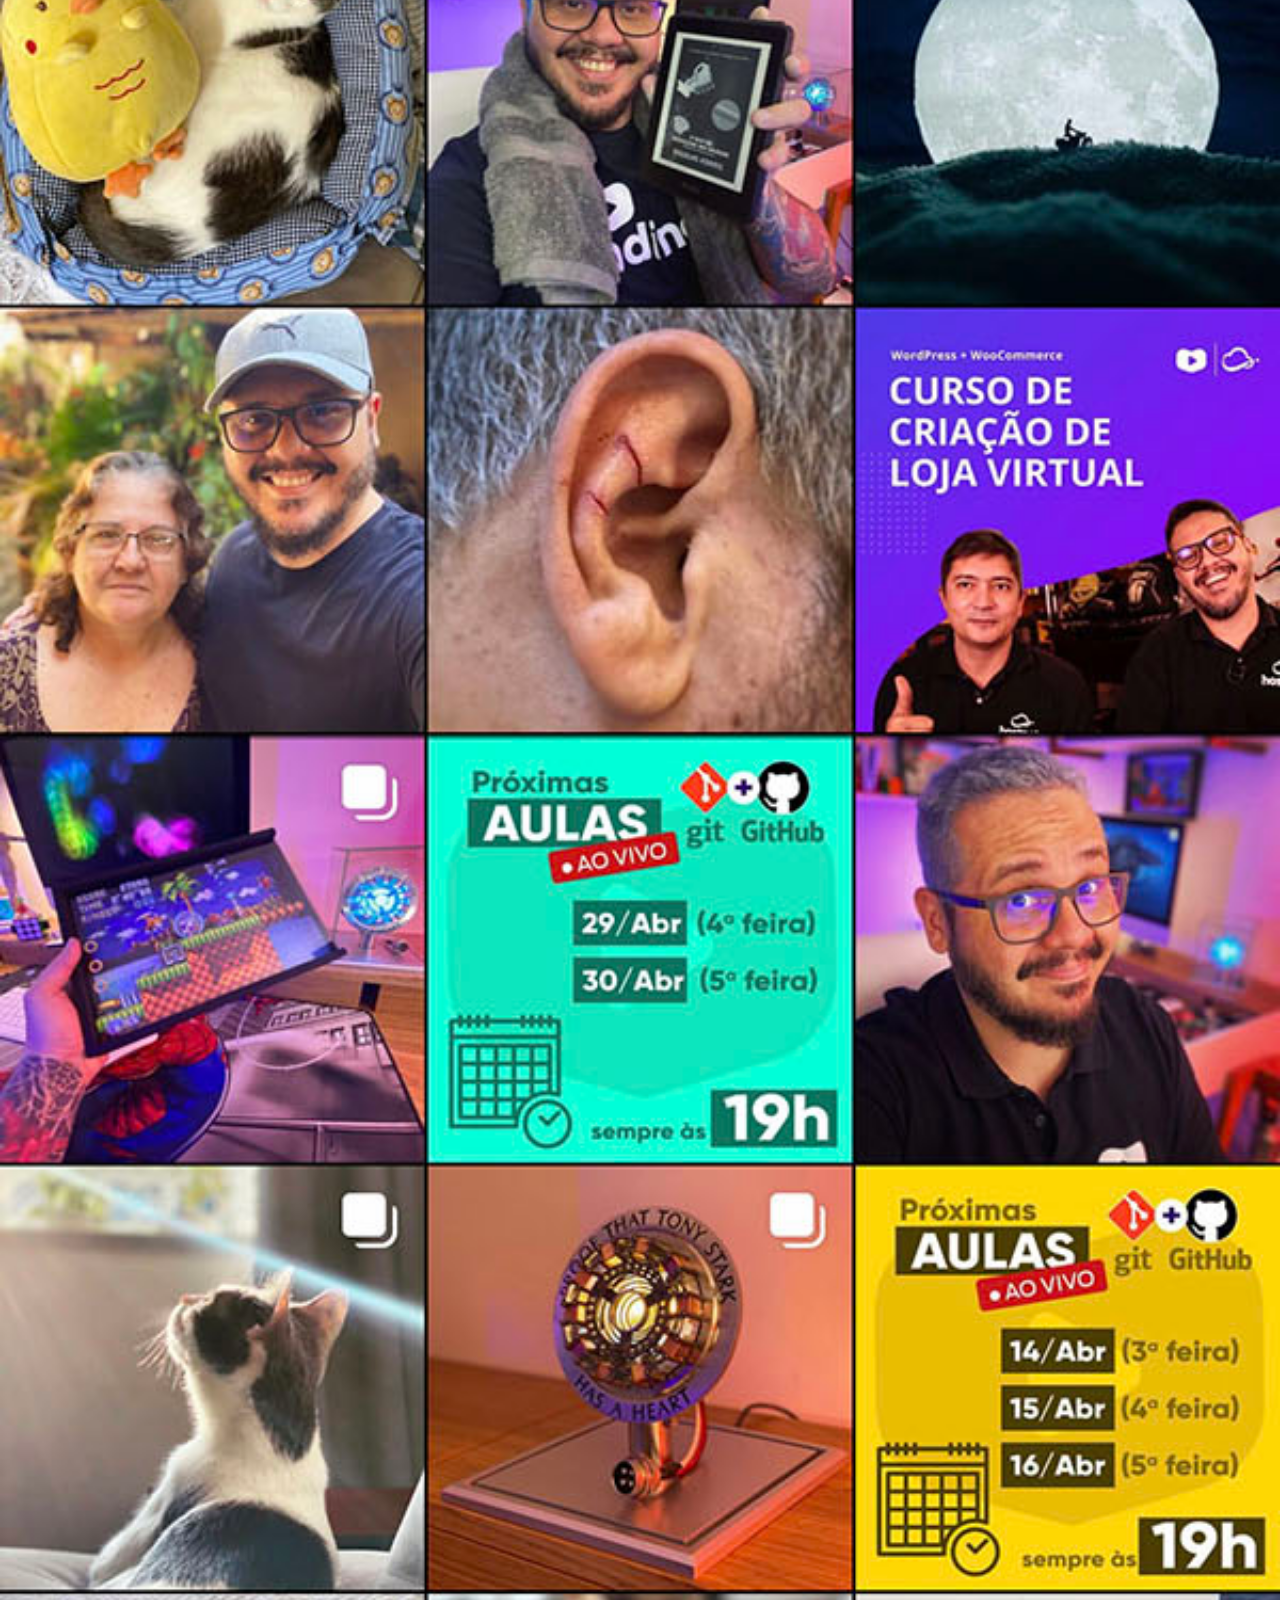
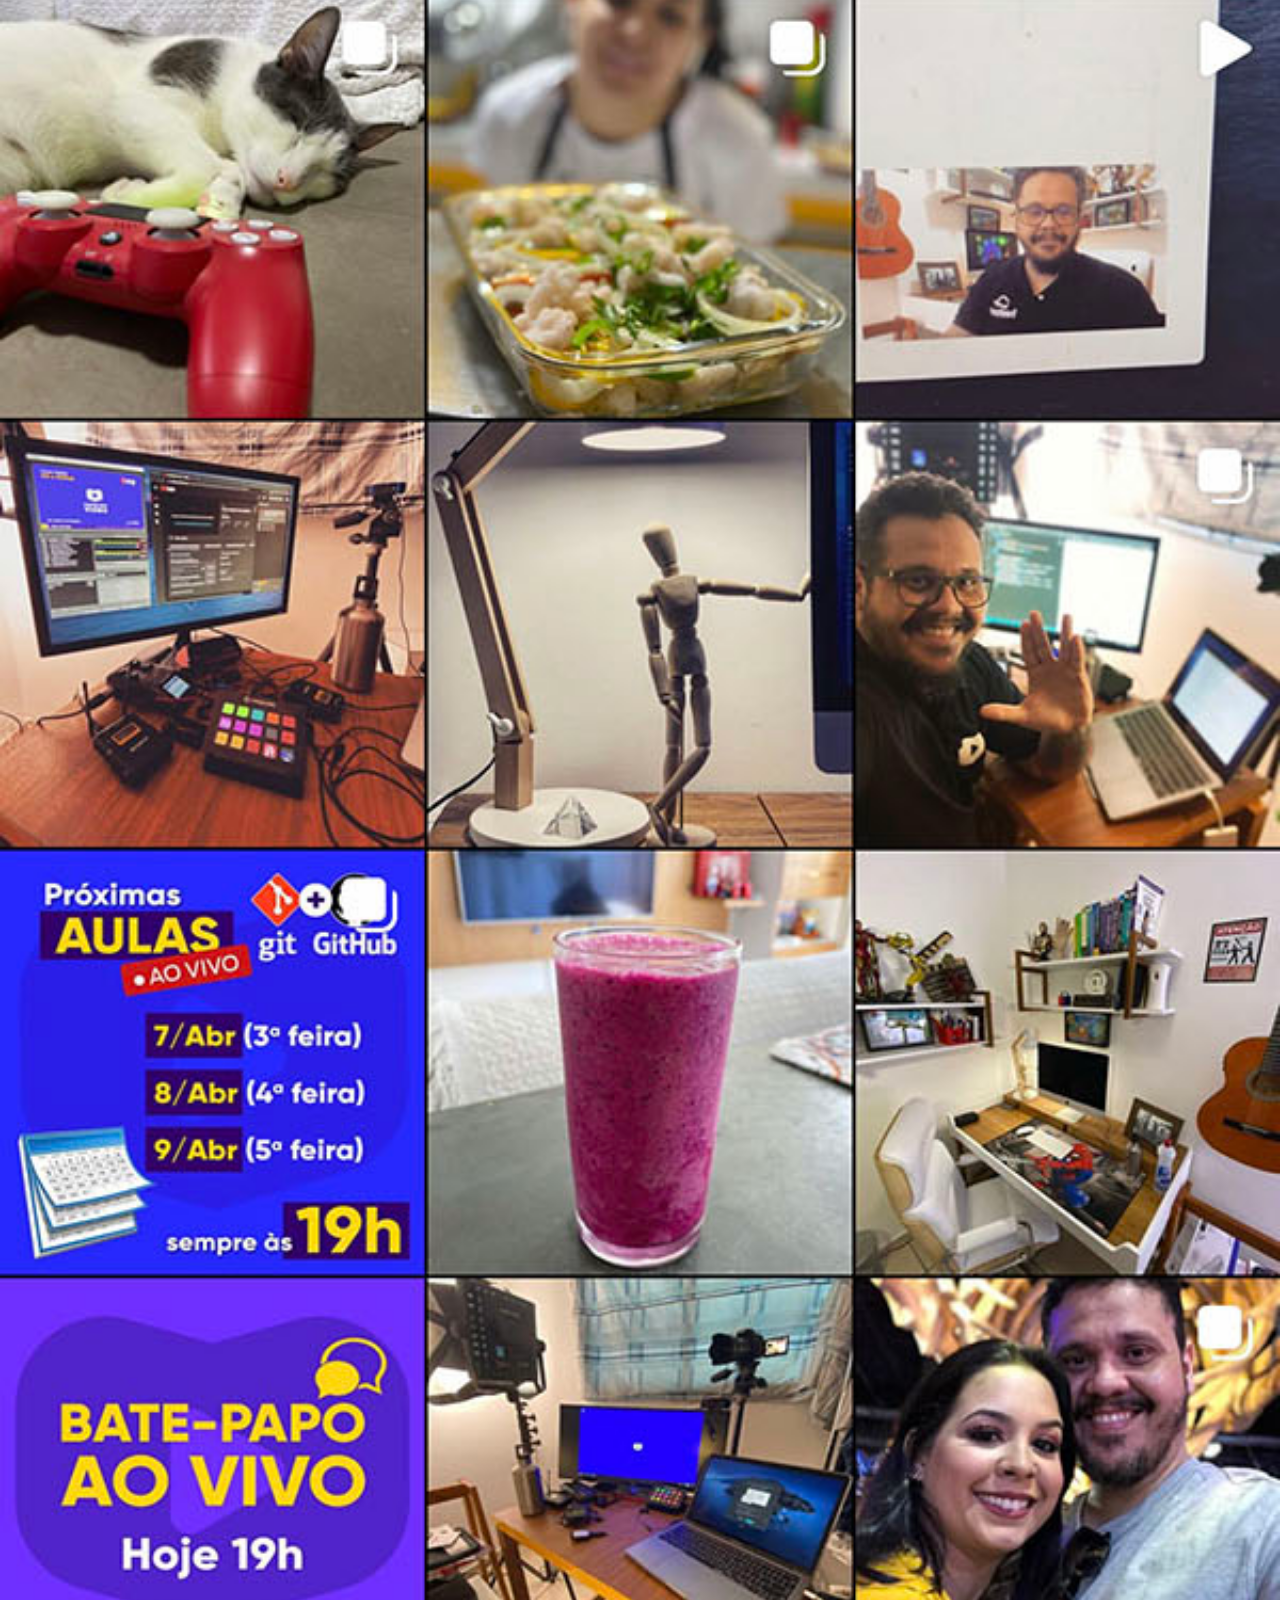
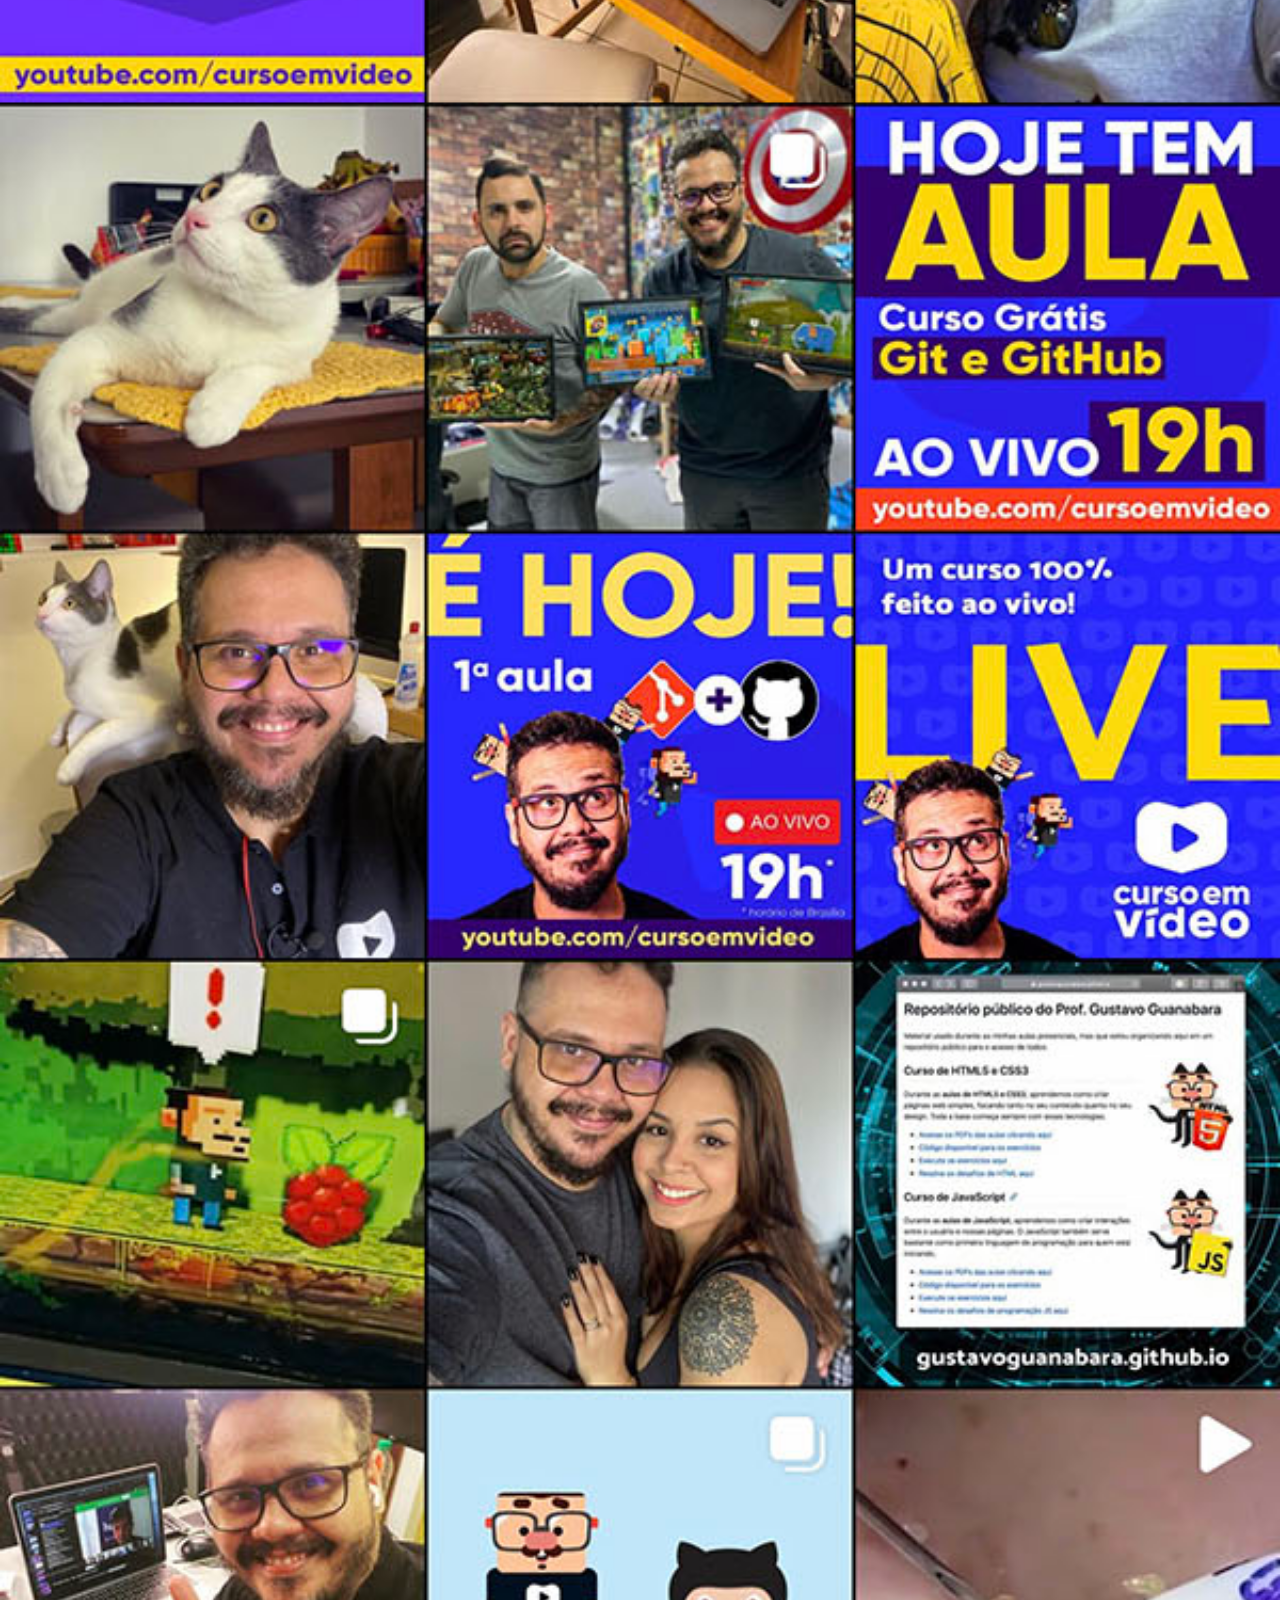
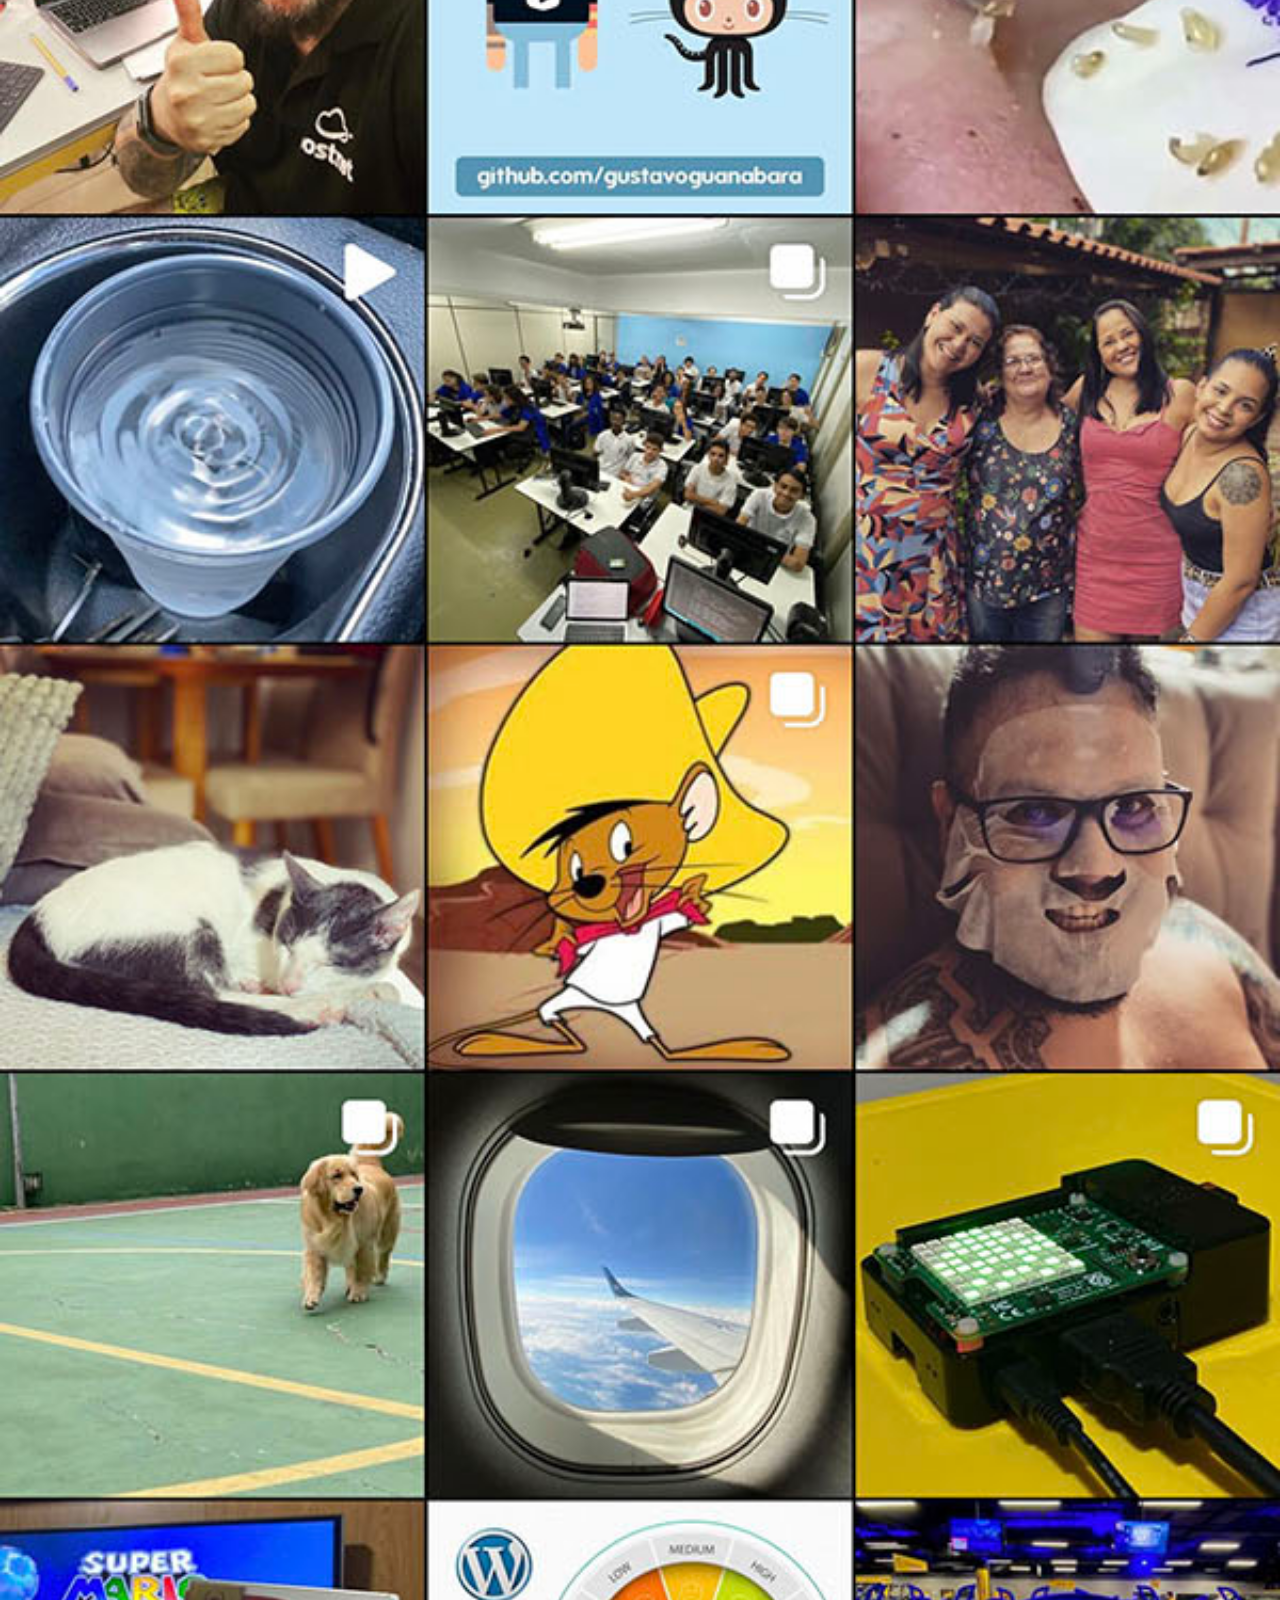
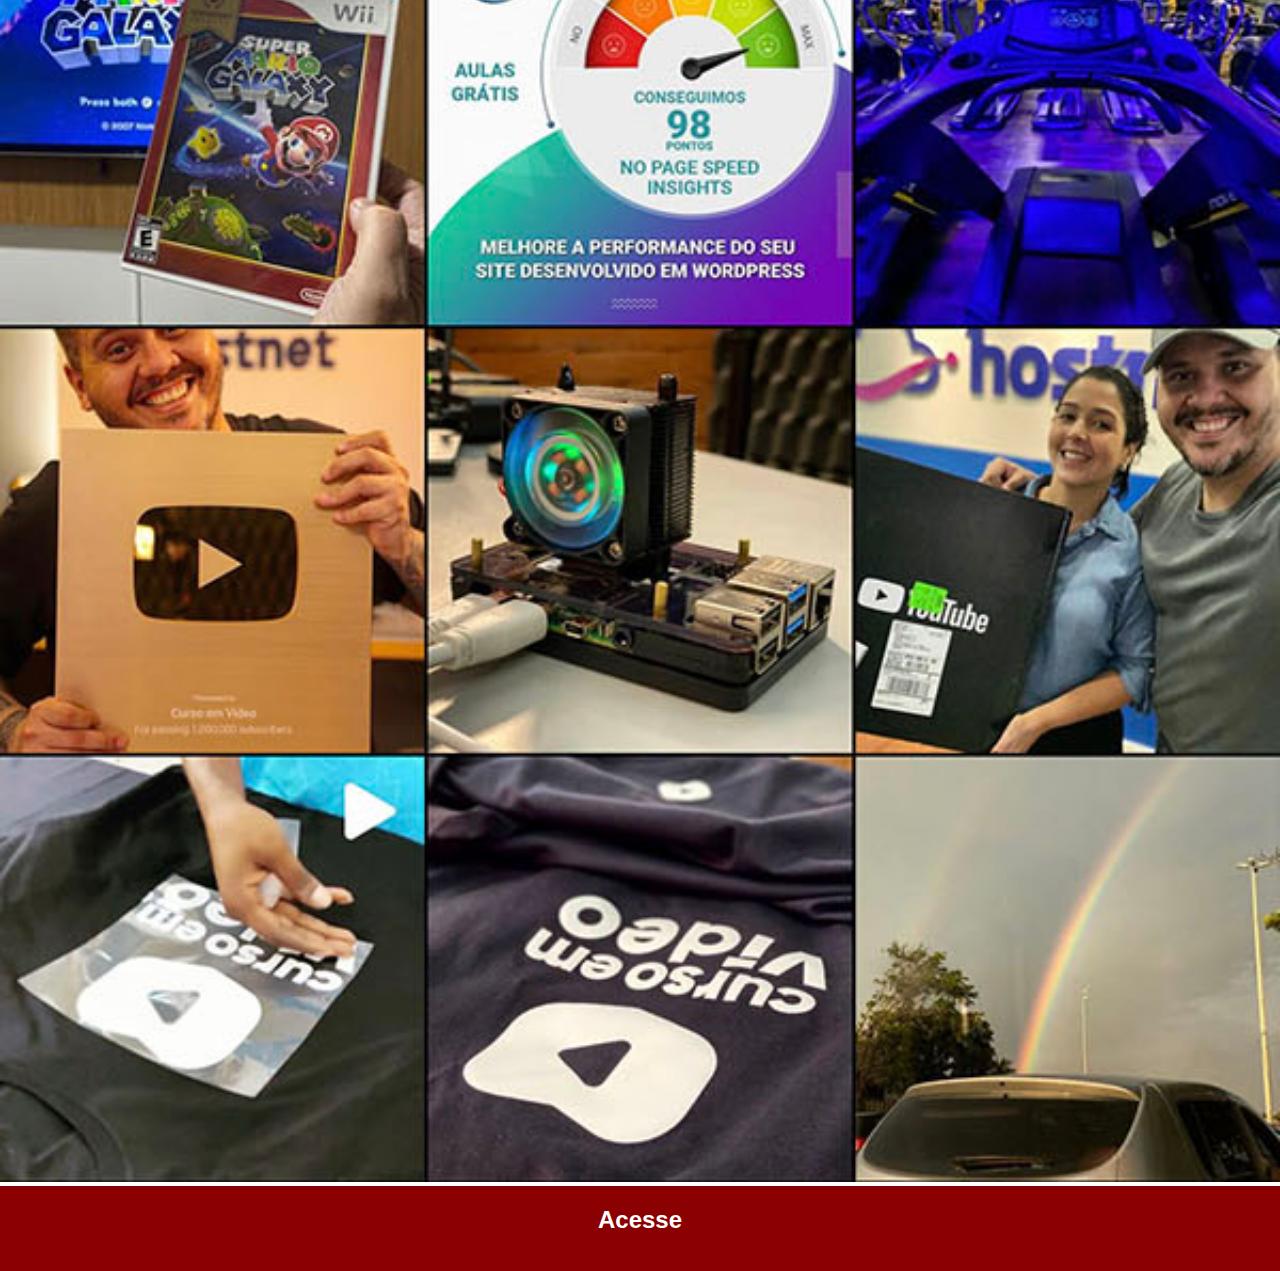
<file: instagram.html>
<!DOCTYPE html>
<html lang="pt-br">
<head>
    <meta charset="UTF-8">
    <meta name="viewport" content="width=device-width, initial-scale=1.0">
    <title>Instagram</title>
    <link rel="stylesheet" href="estilos/medias.css">
</head>
<body>
    <img src="imagens/tela-instagram.jpg" alt="Instagram">
    <a href="#">Acesse</a>
</body>
</html>
</file>
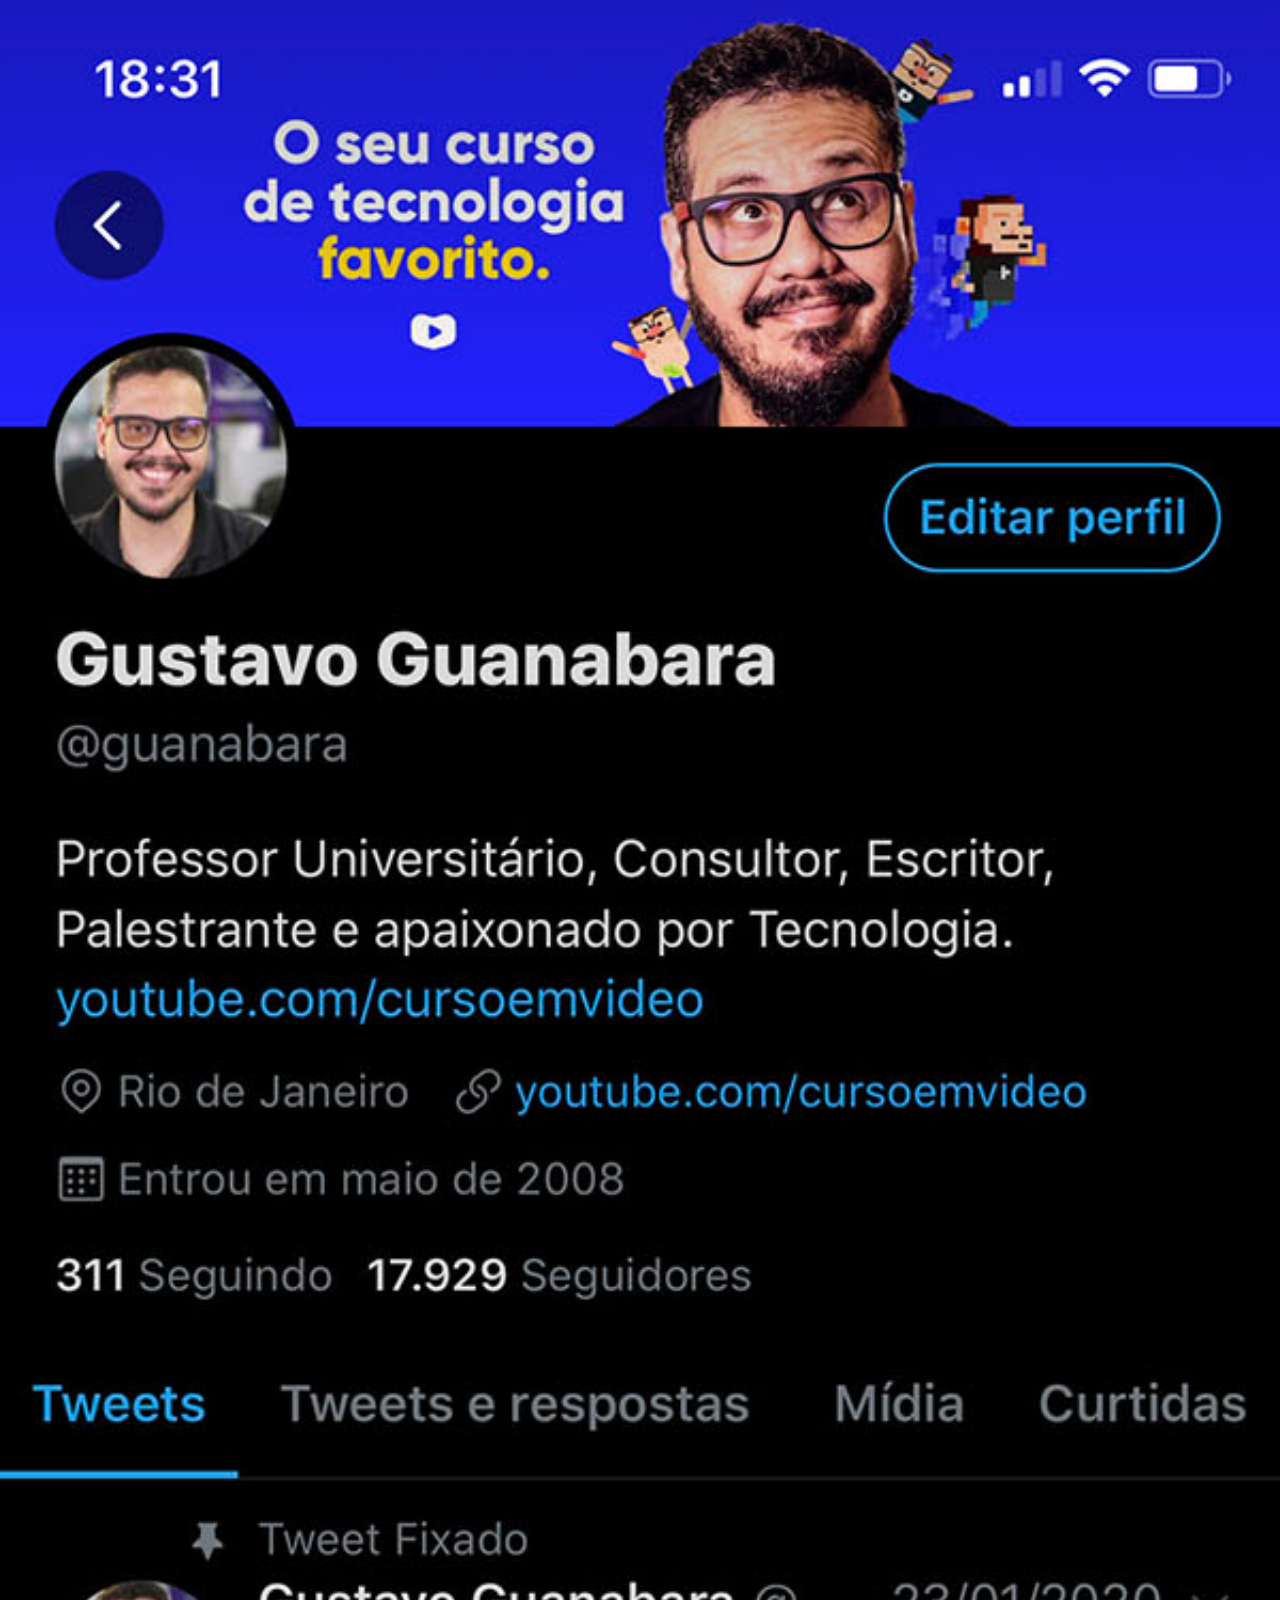
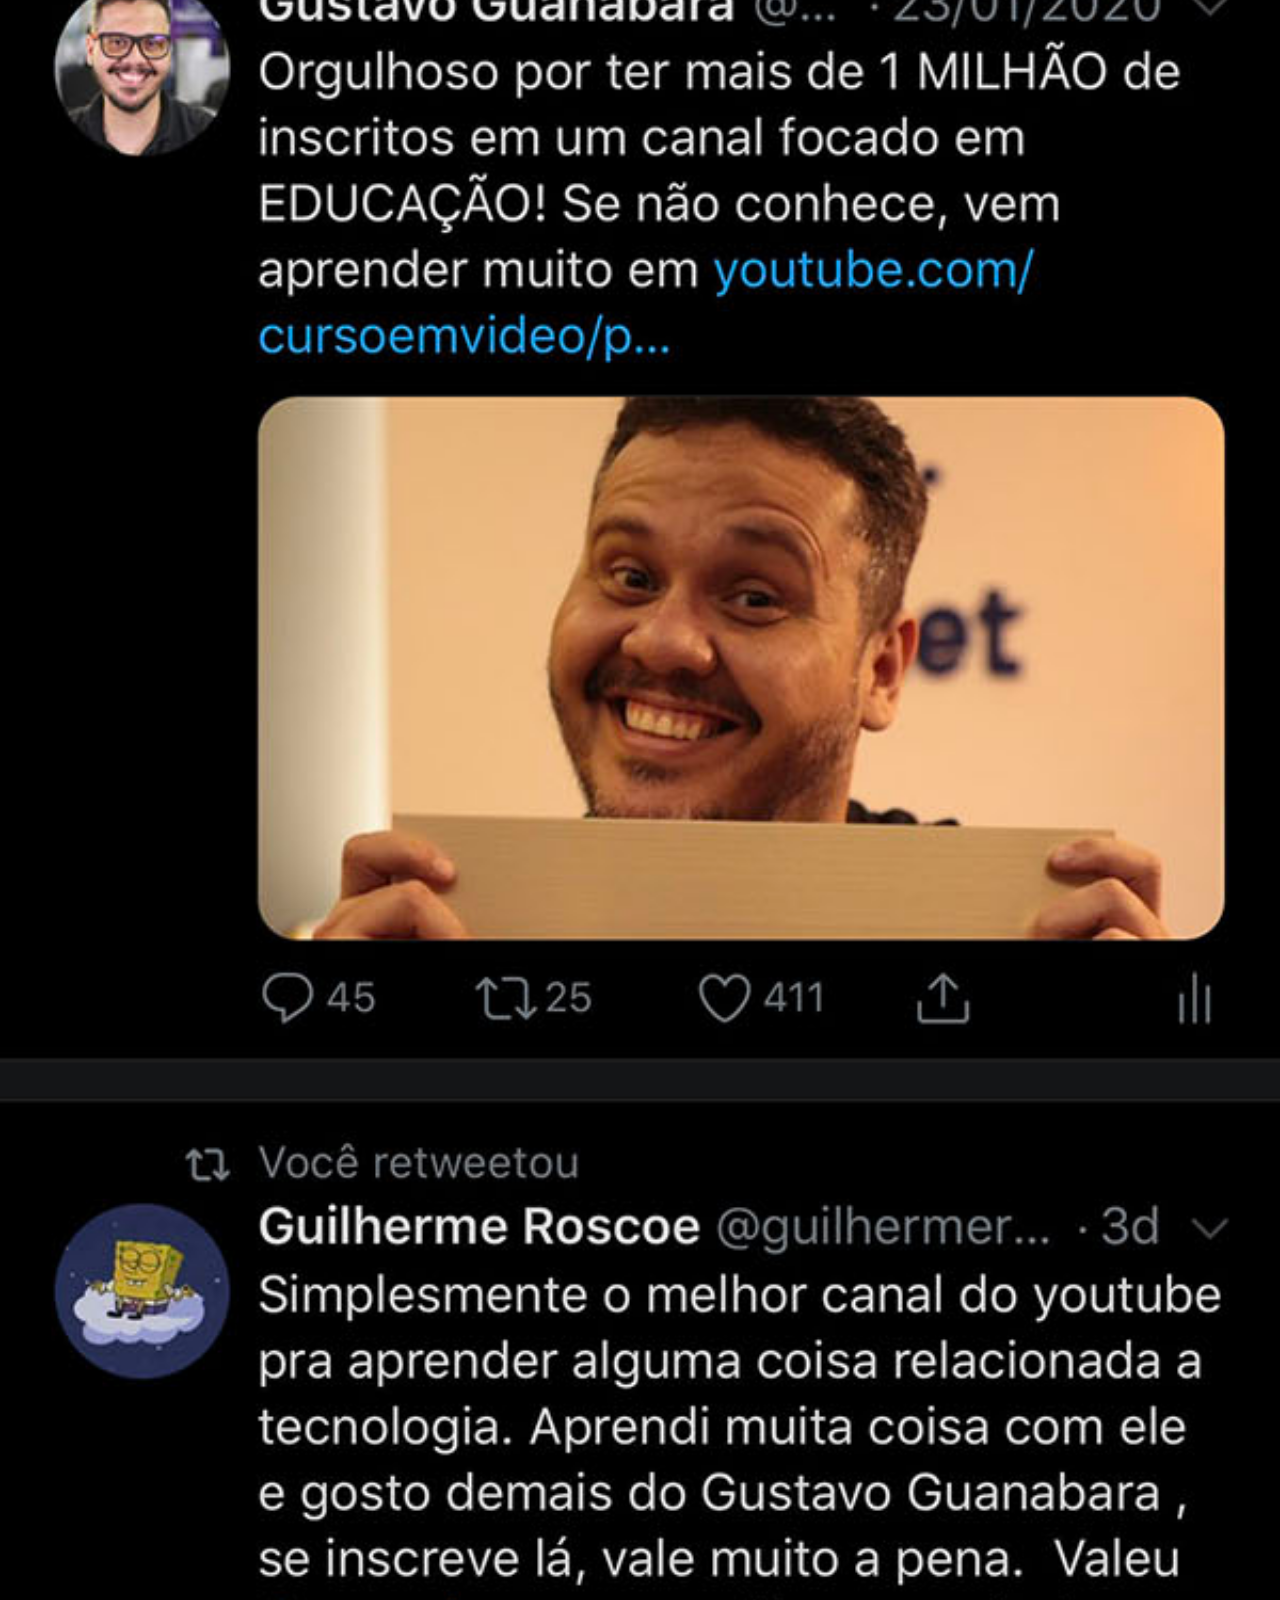
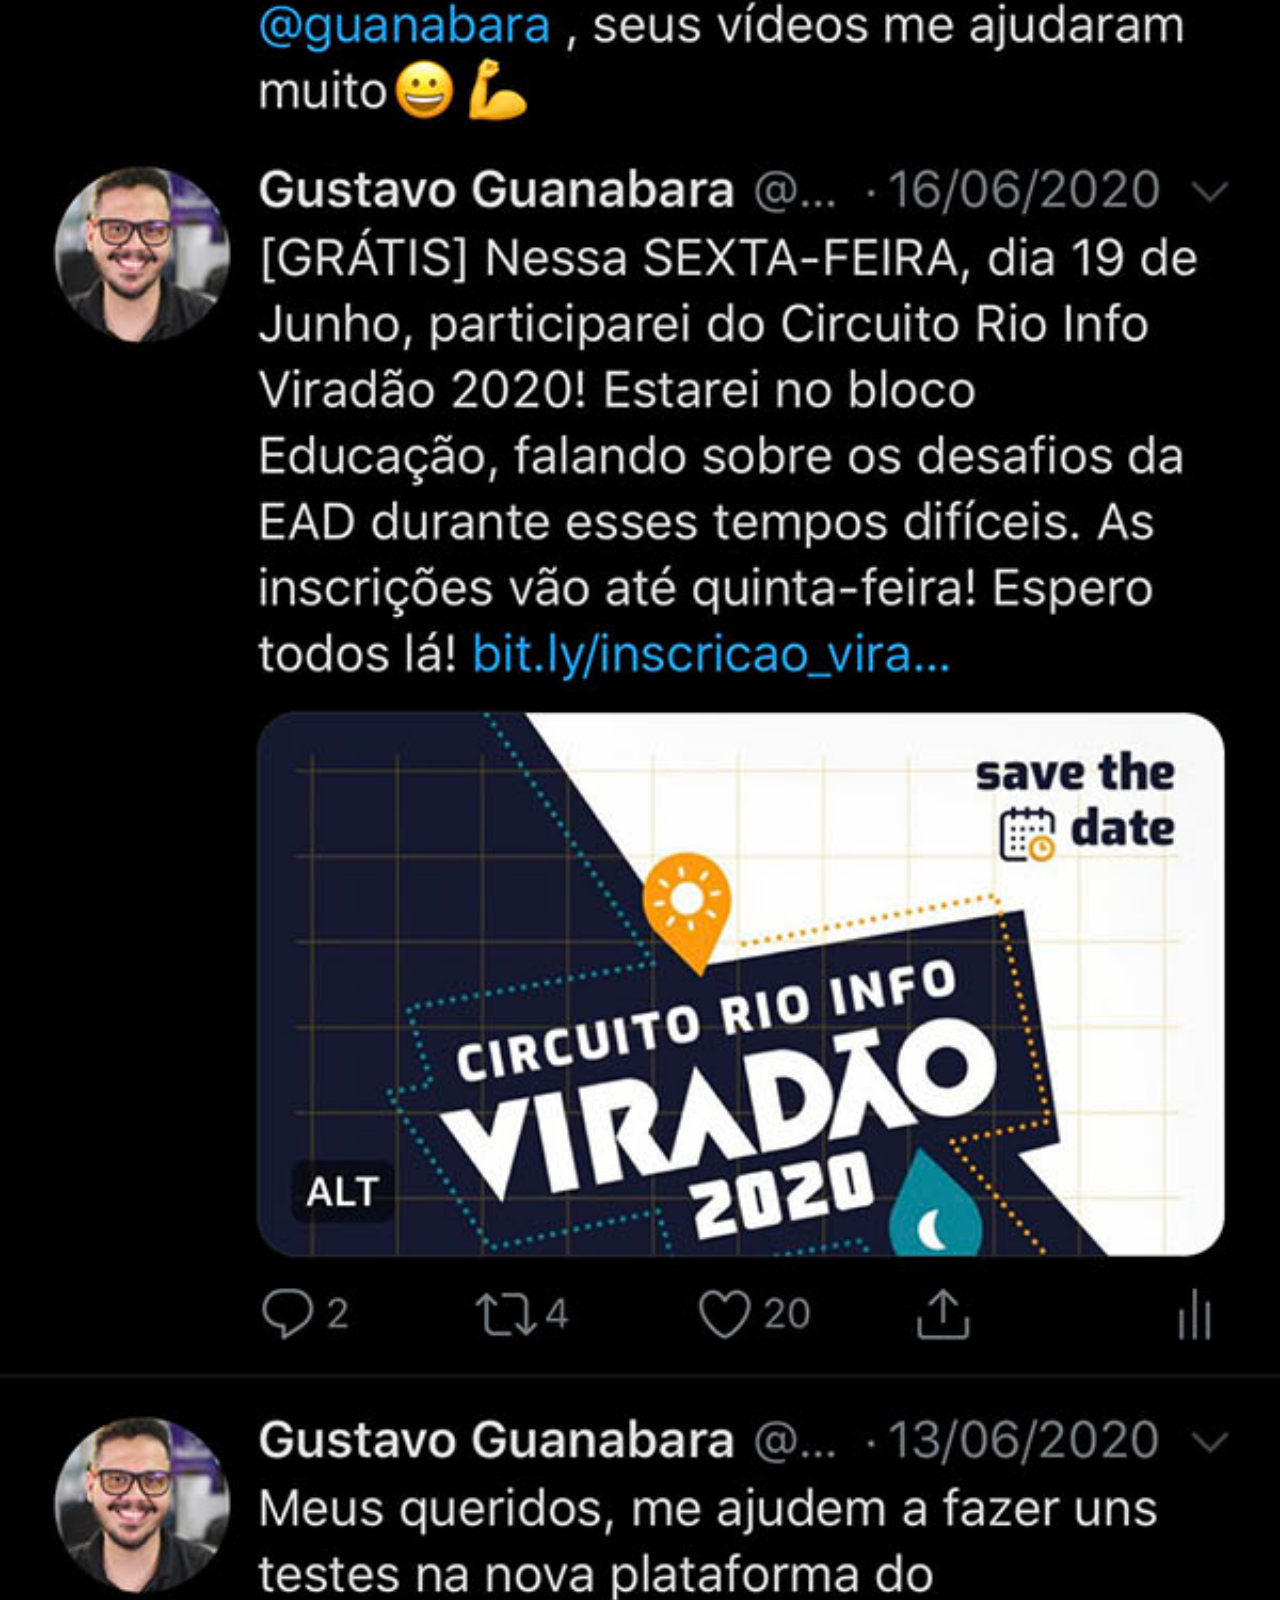
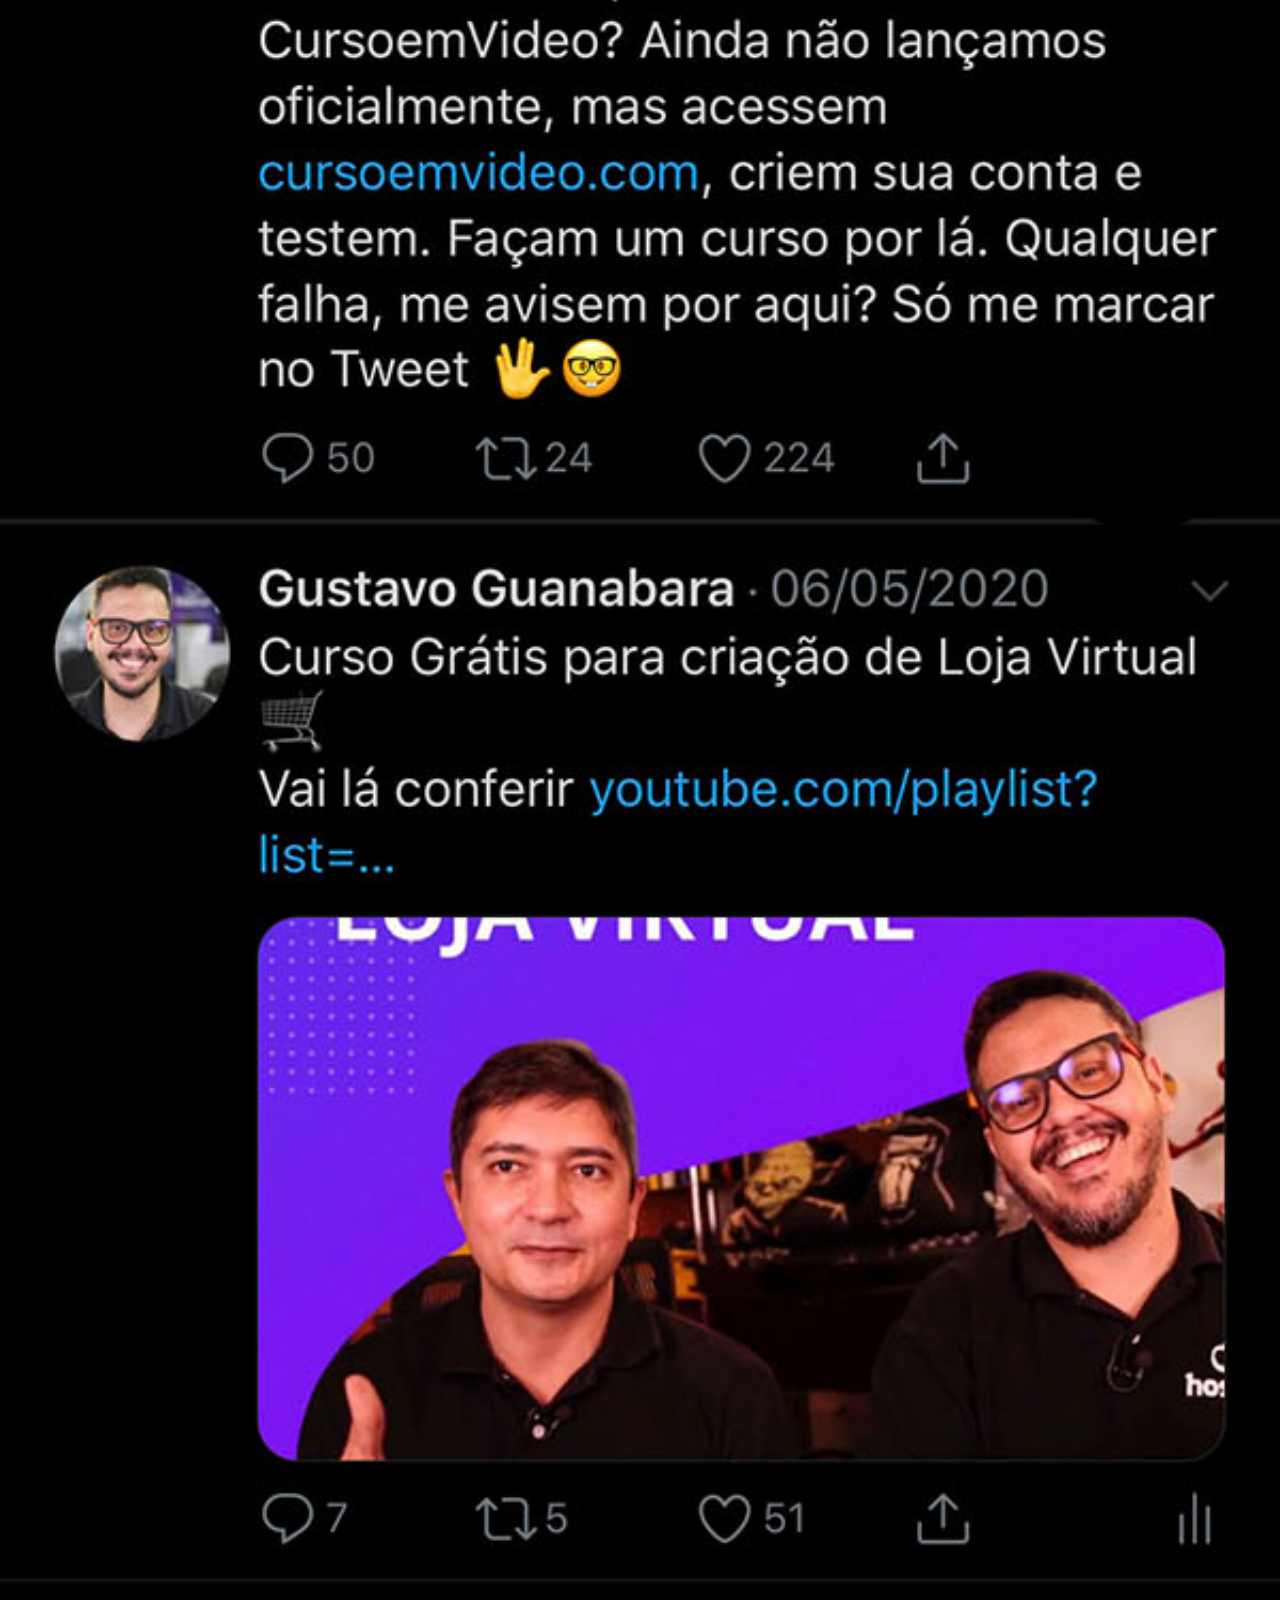
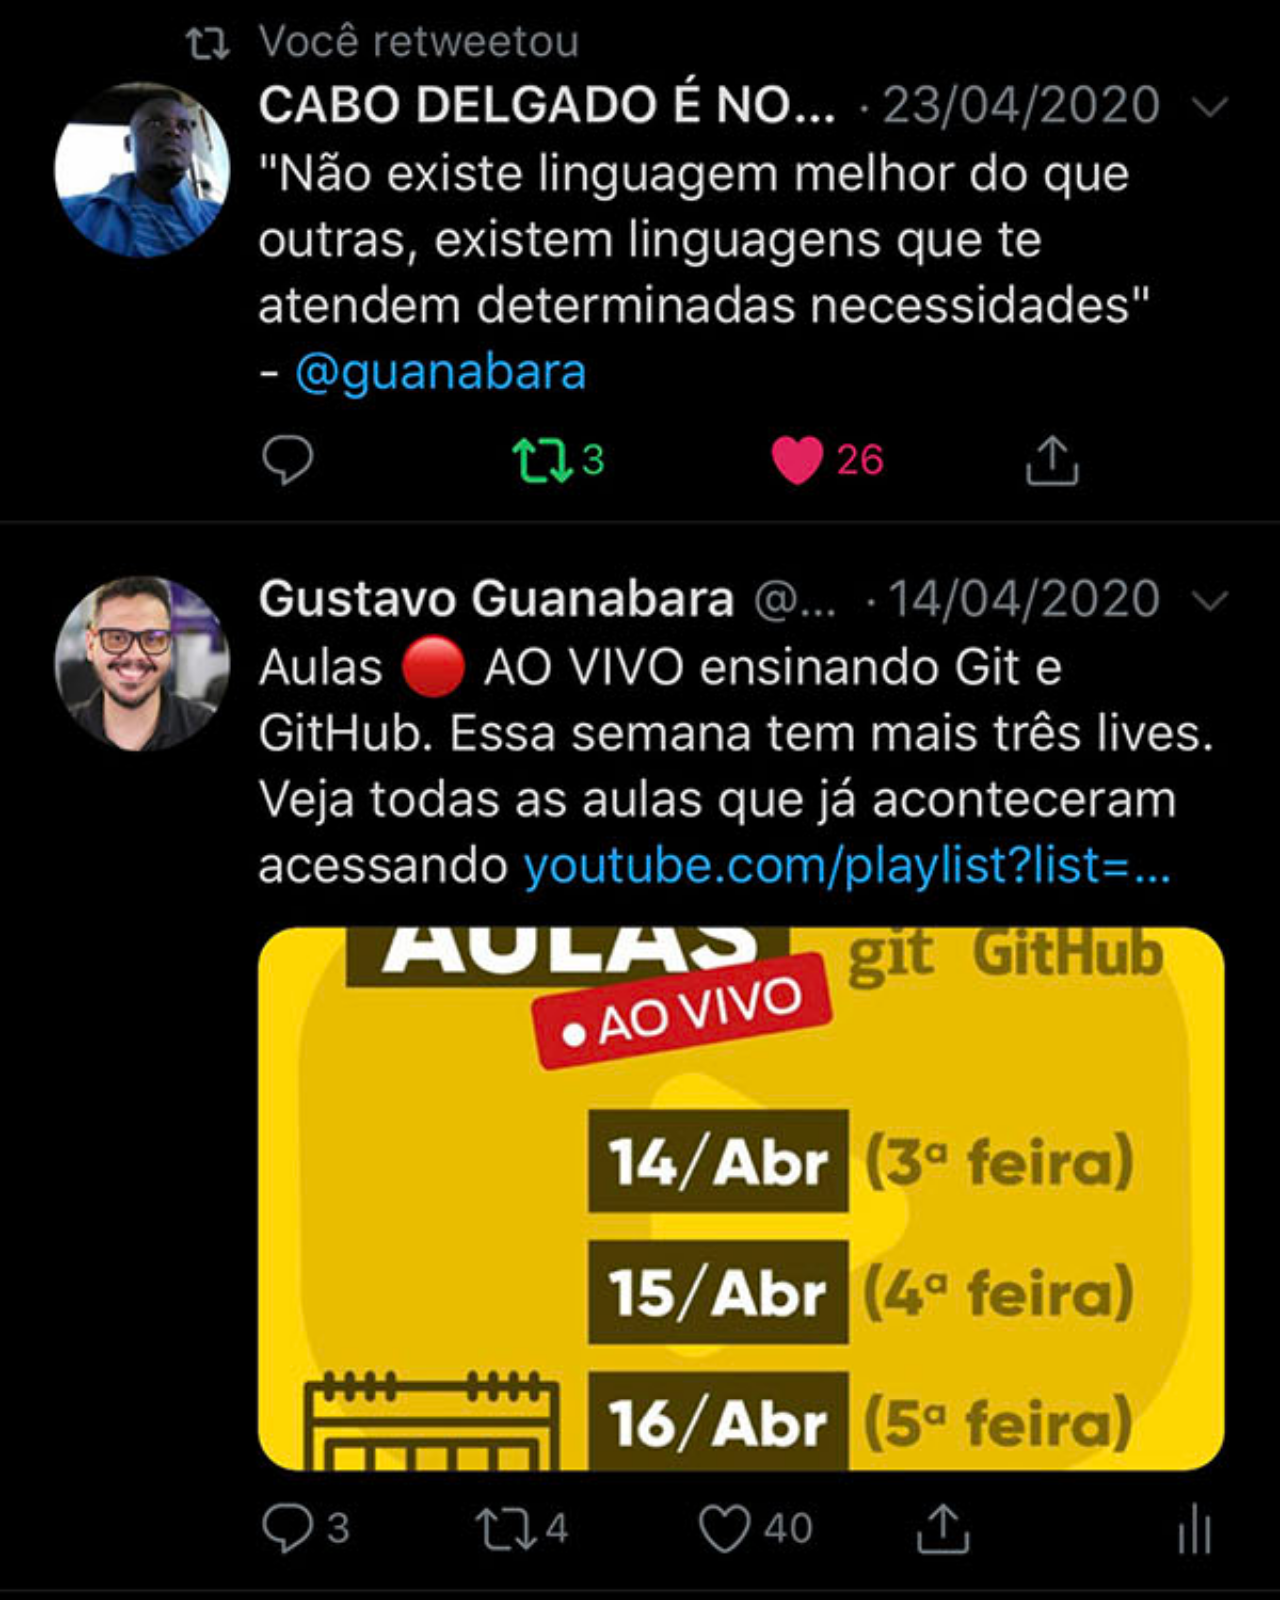
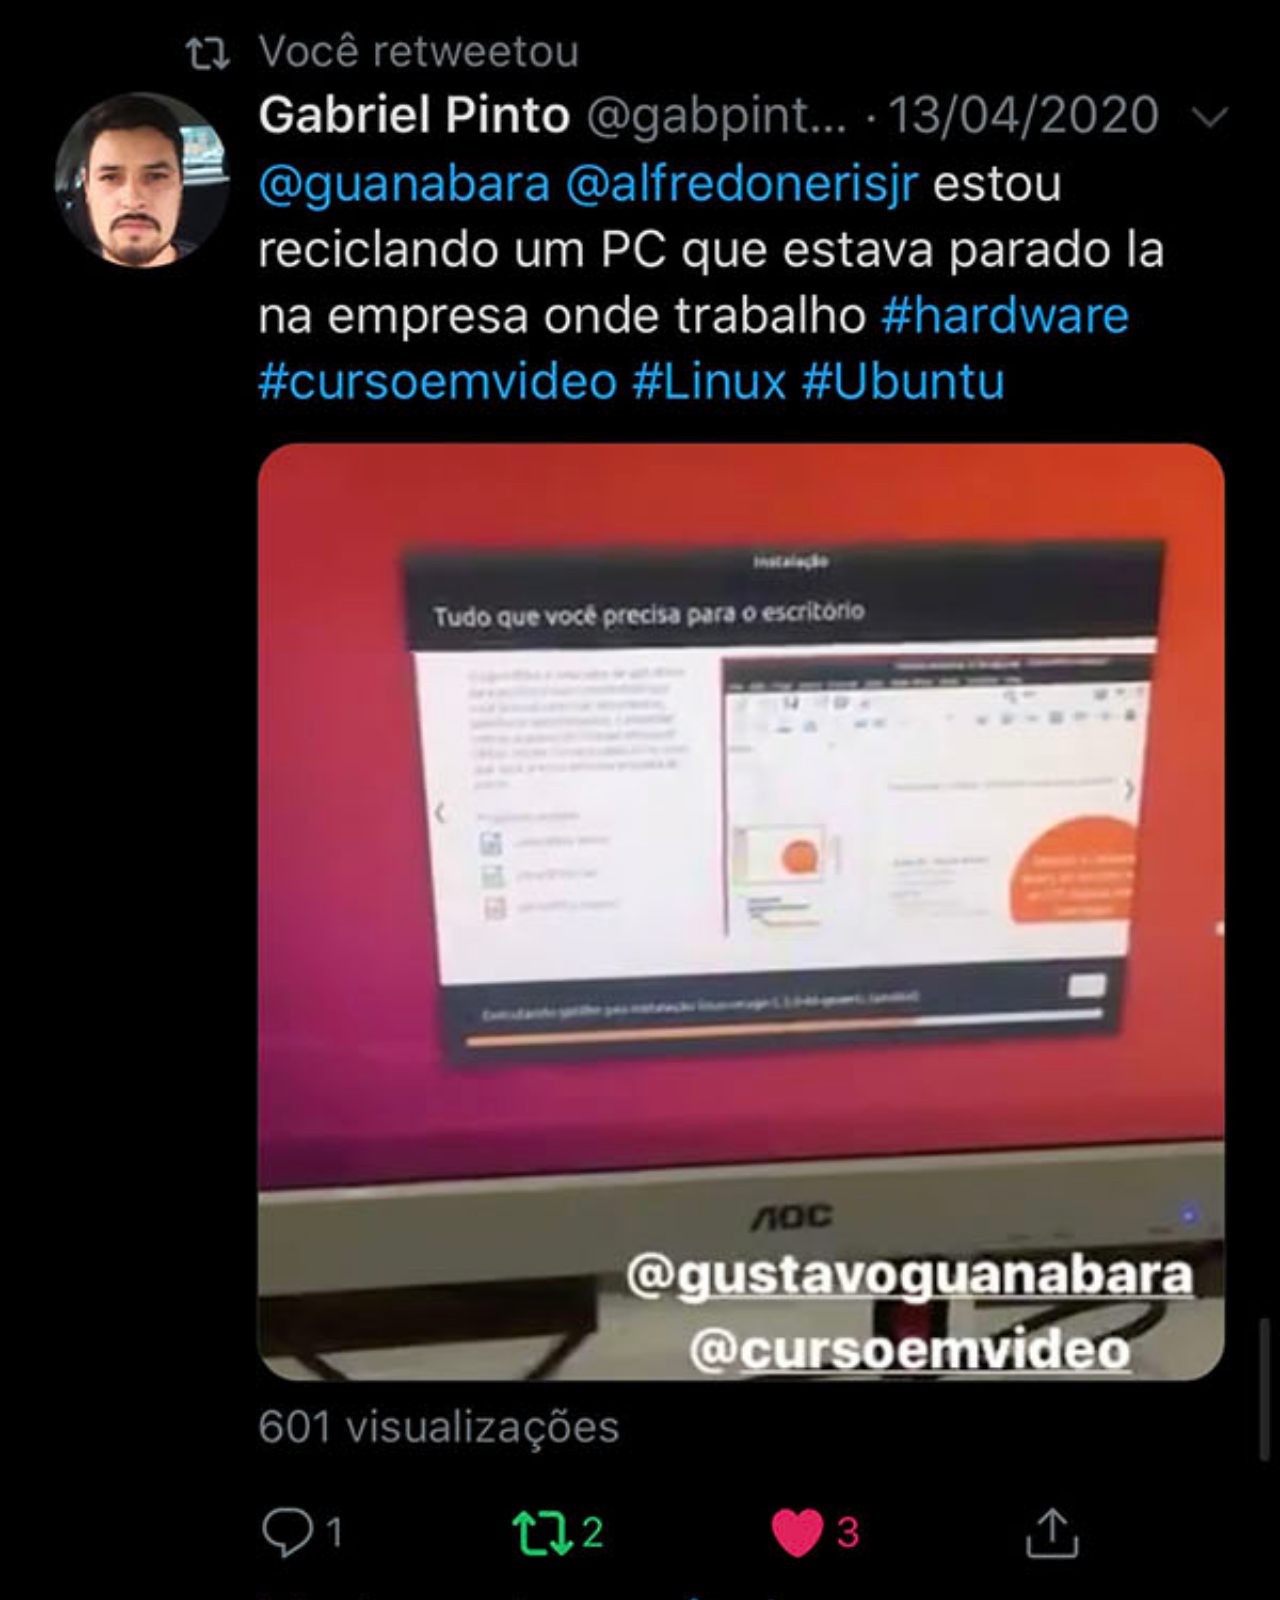
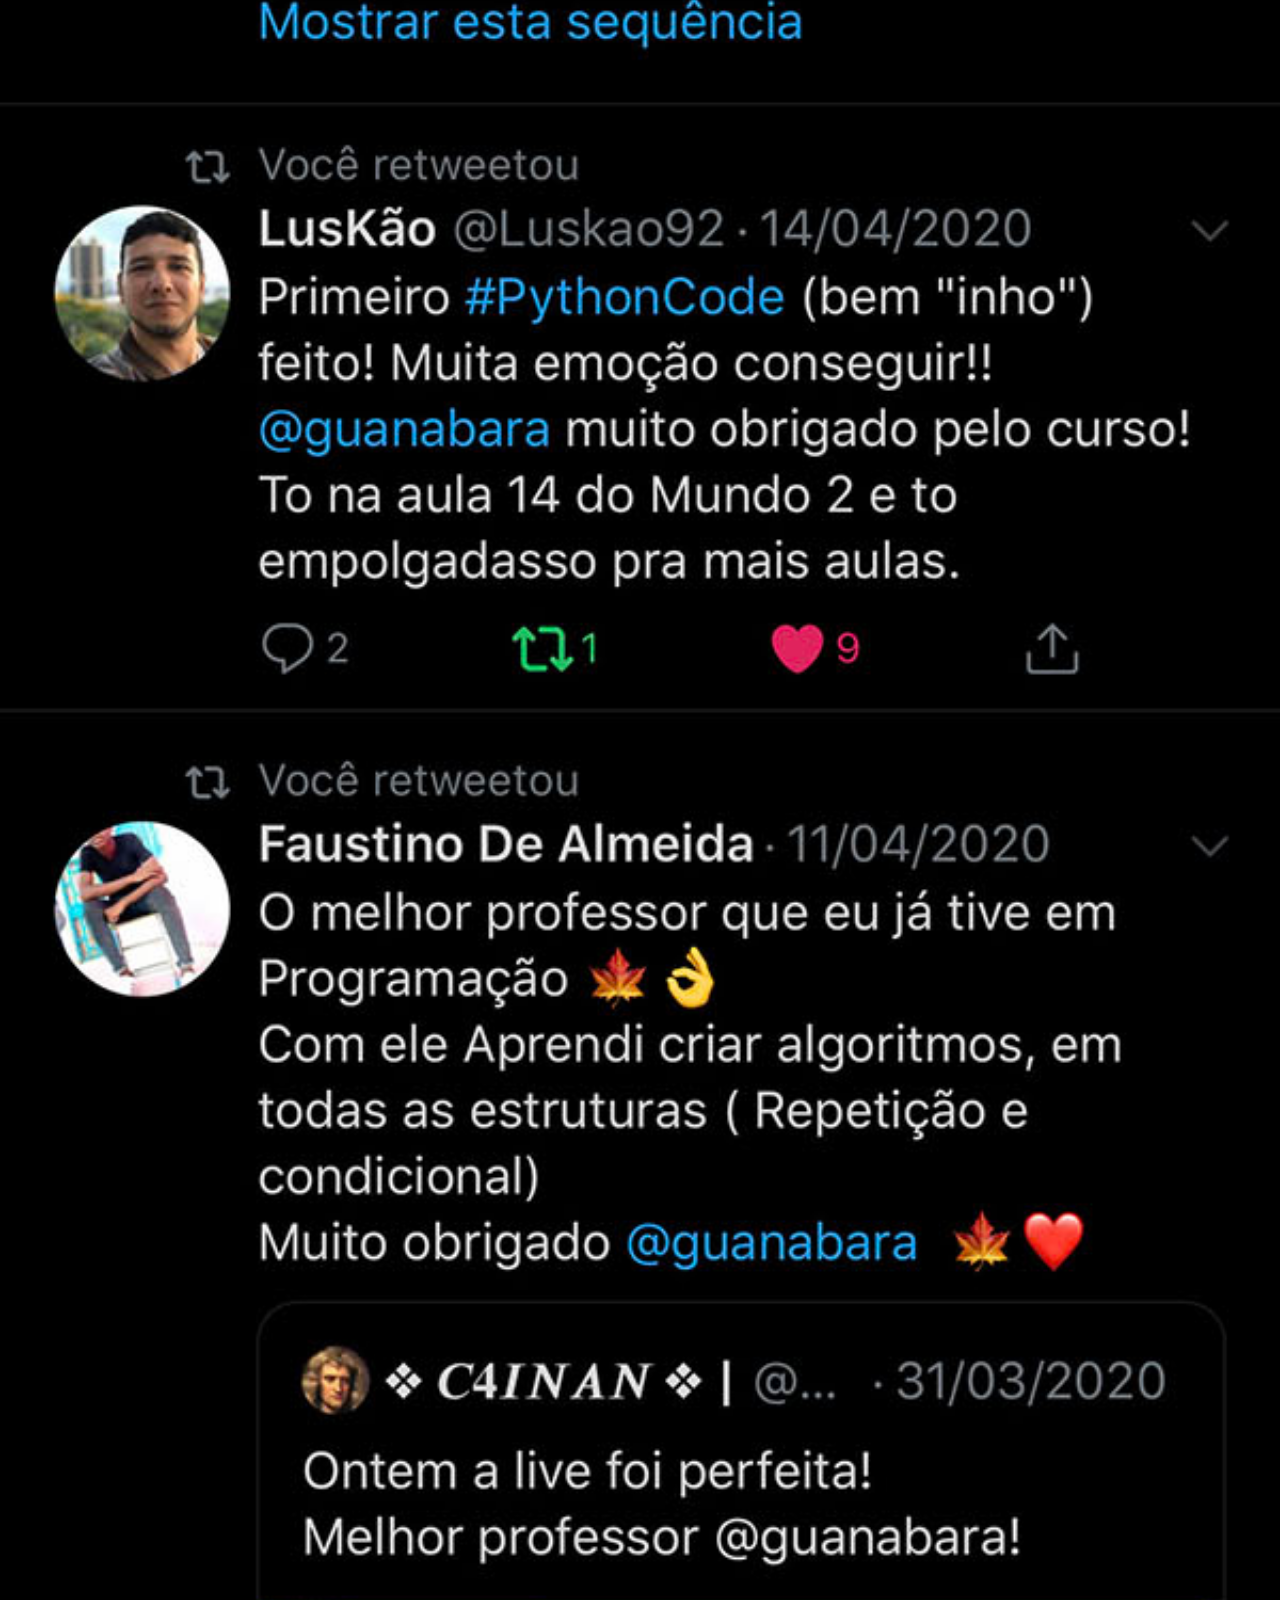
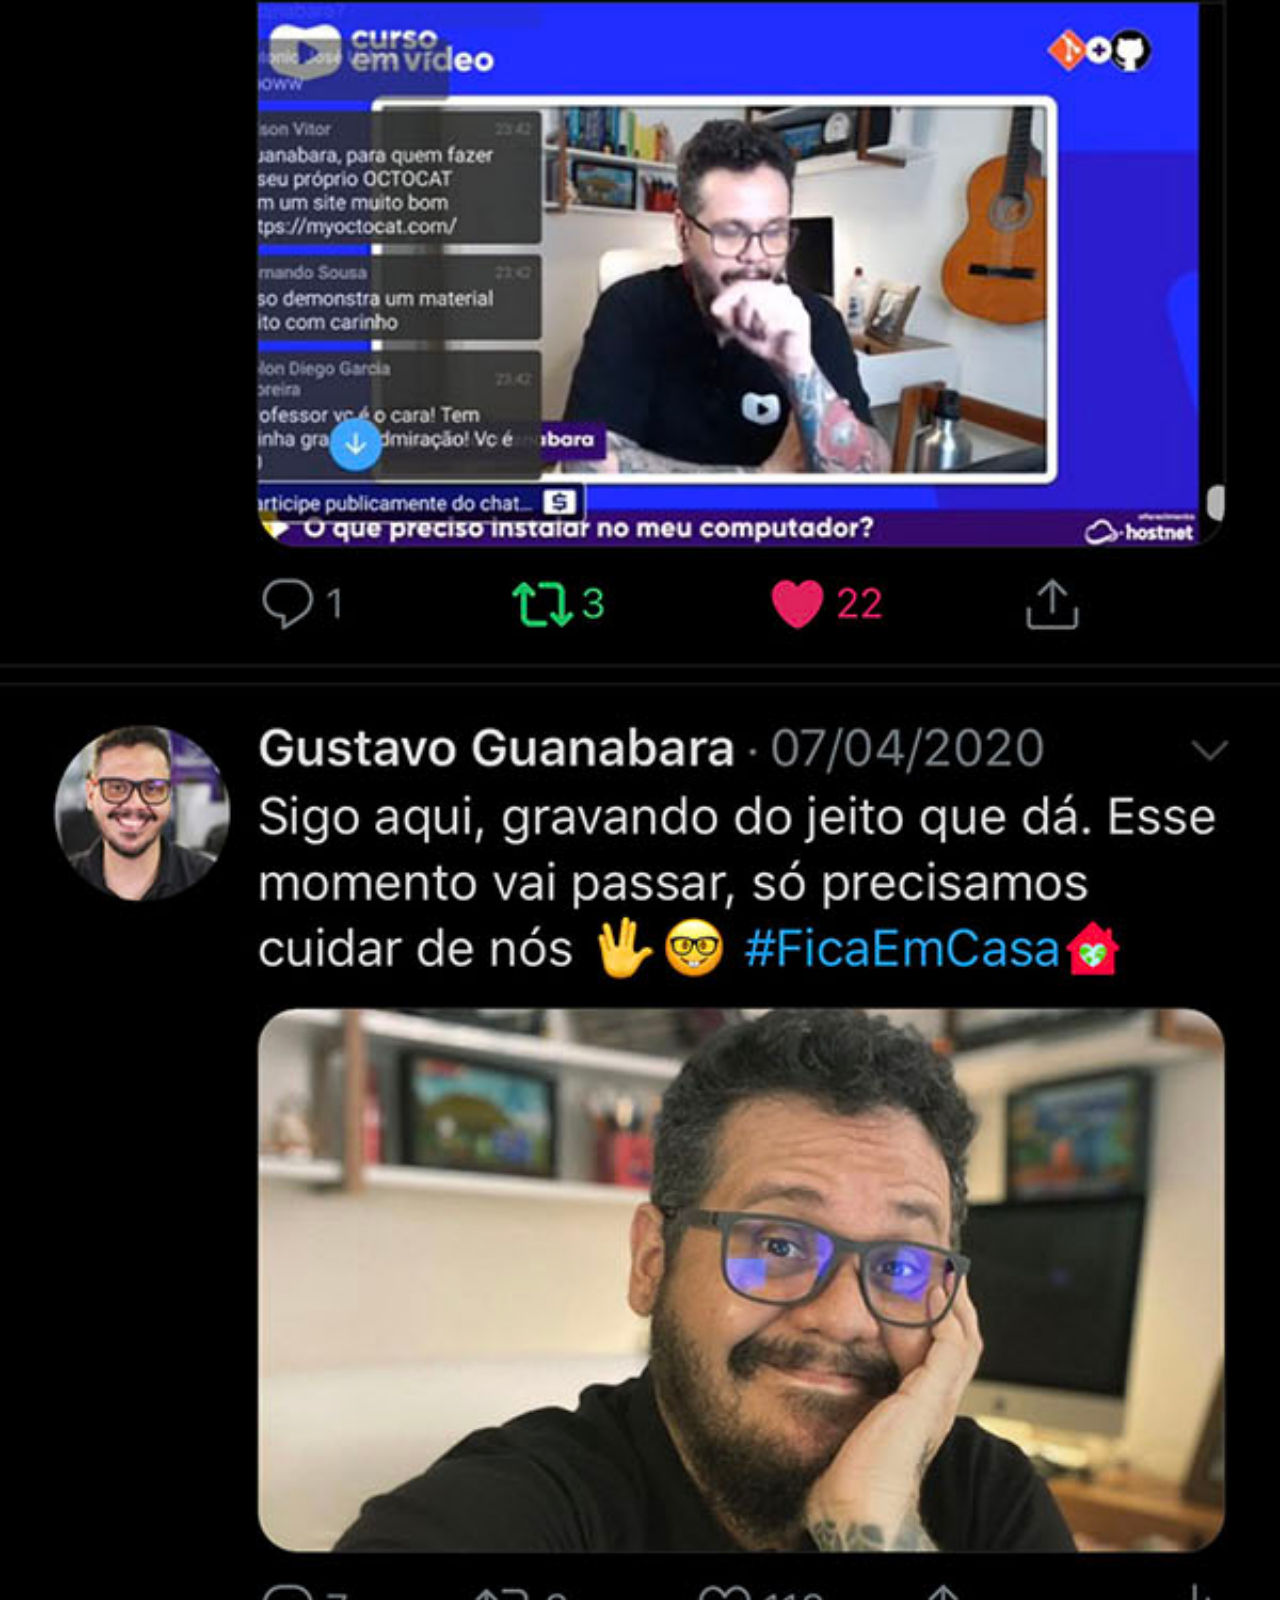
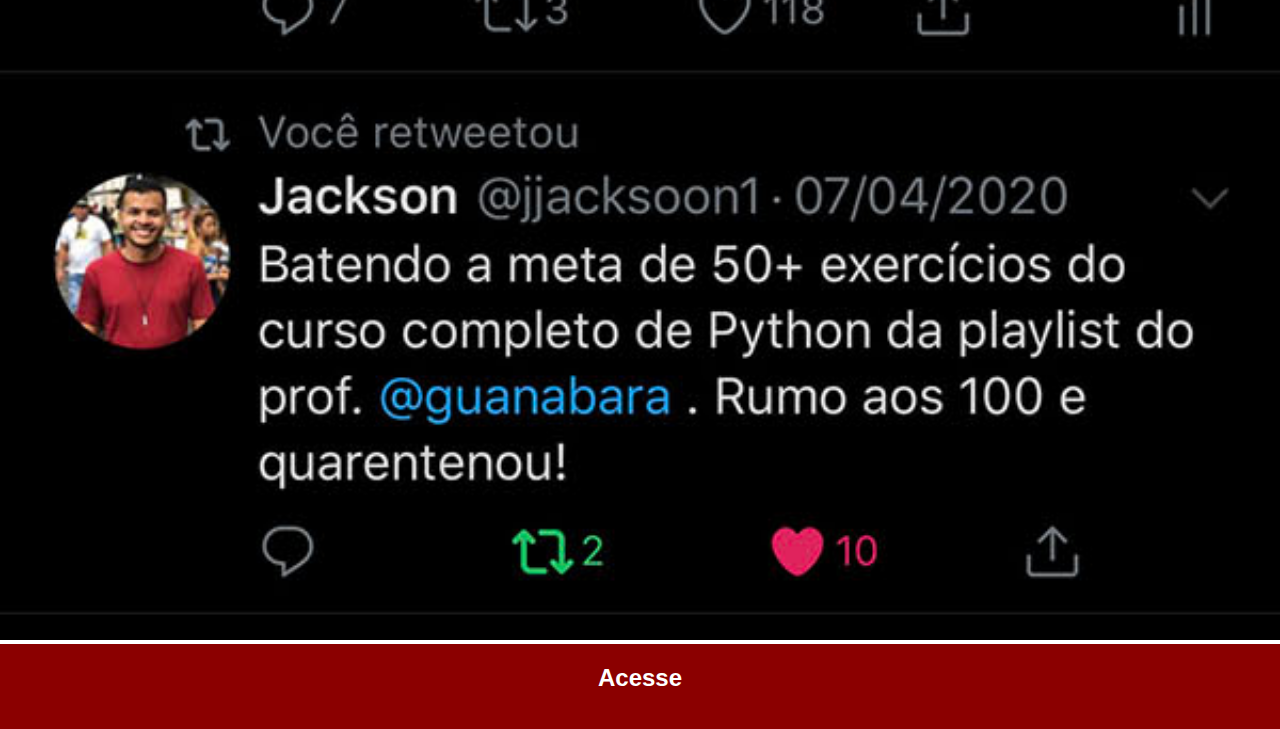
<file: twitter.html>
<!DOCTYPE html>
<html lang="pt-br">
<head>
    <meta charset="UTF-8">
    <meta name="viewport" content="width=device-width, initial-scale=1.0">
    <title>Instagram</title>
    <link rel="stylesheet" href="estilos/medias.css">
</head>
<body>
    <img src="imagens/tela-twitter.jpg" alt="Twitter">
    <a href="#">Acesse</a>
</body>
</html>
</file>
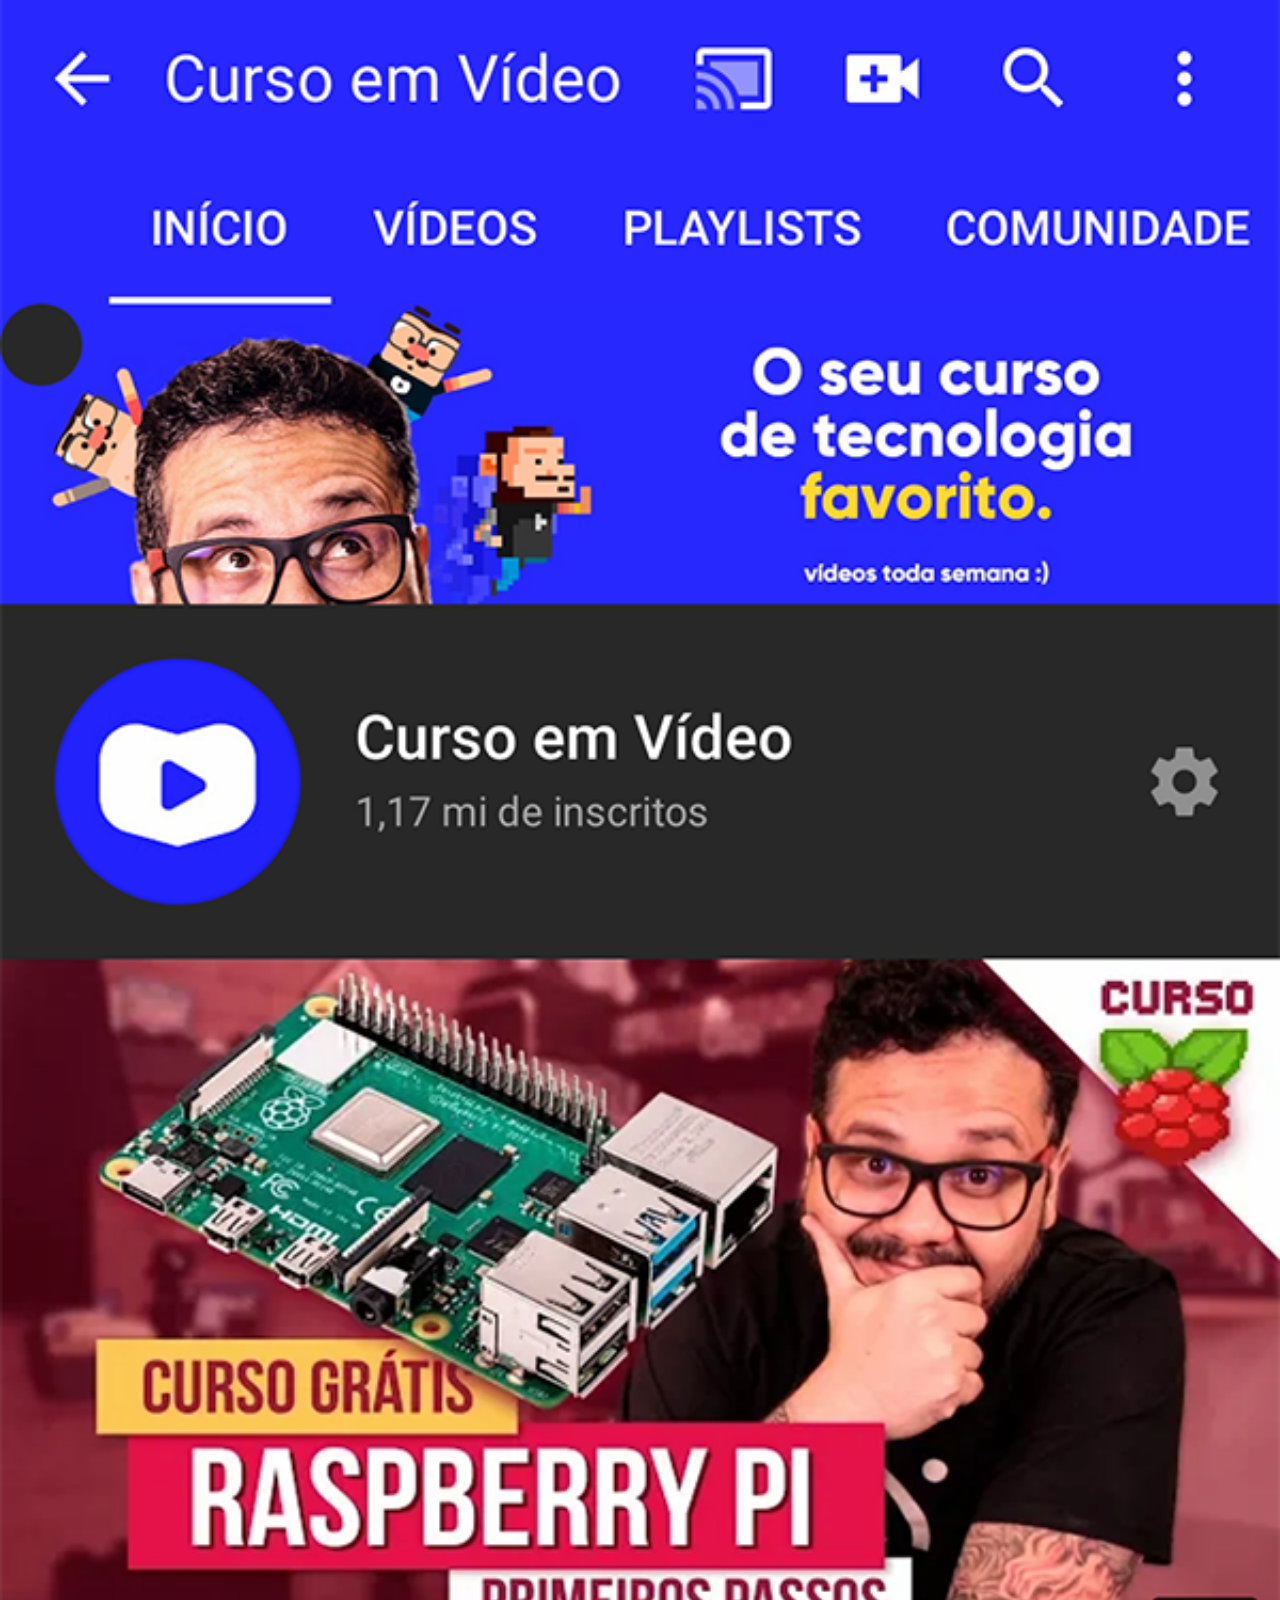
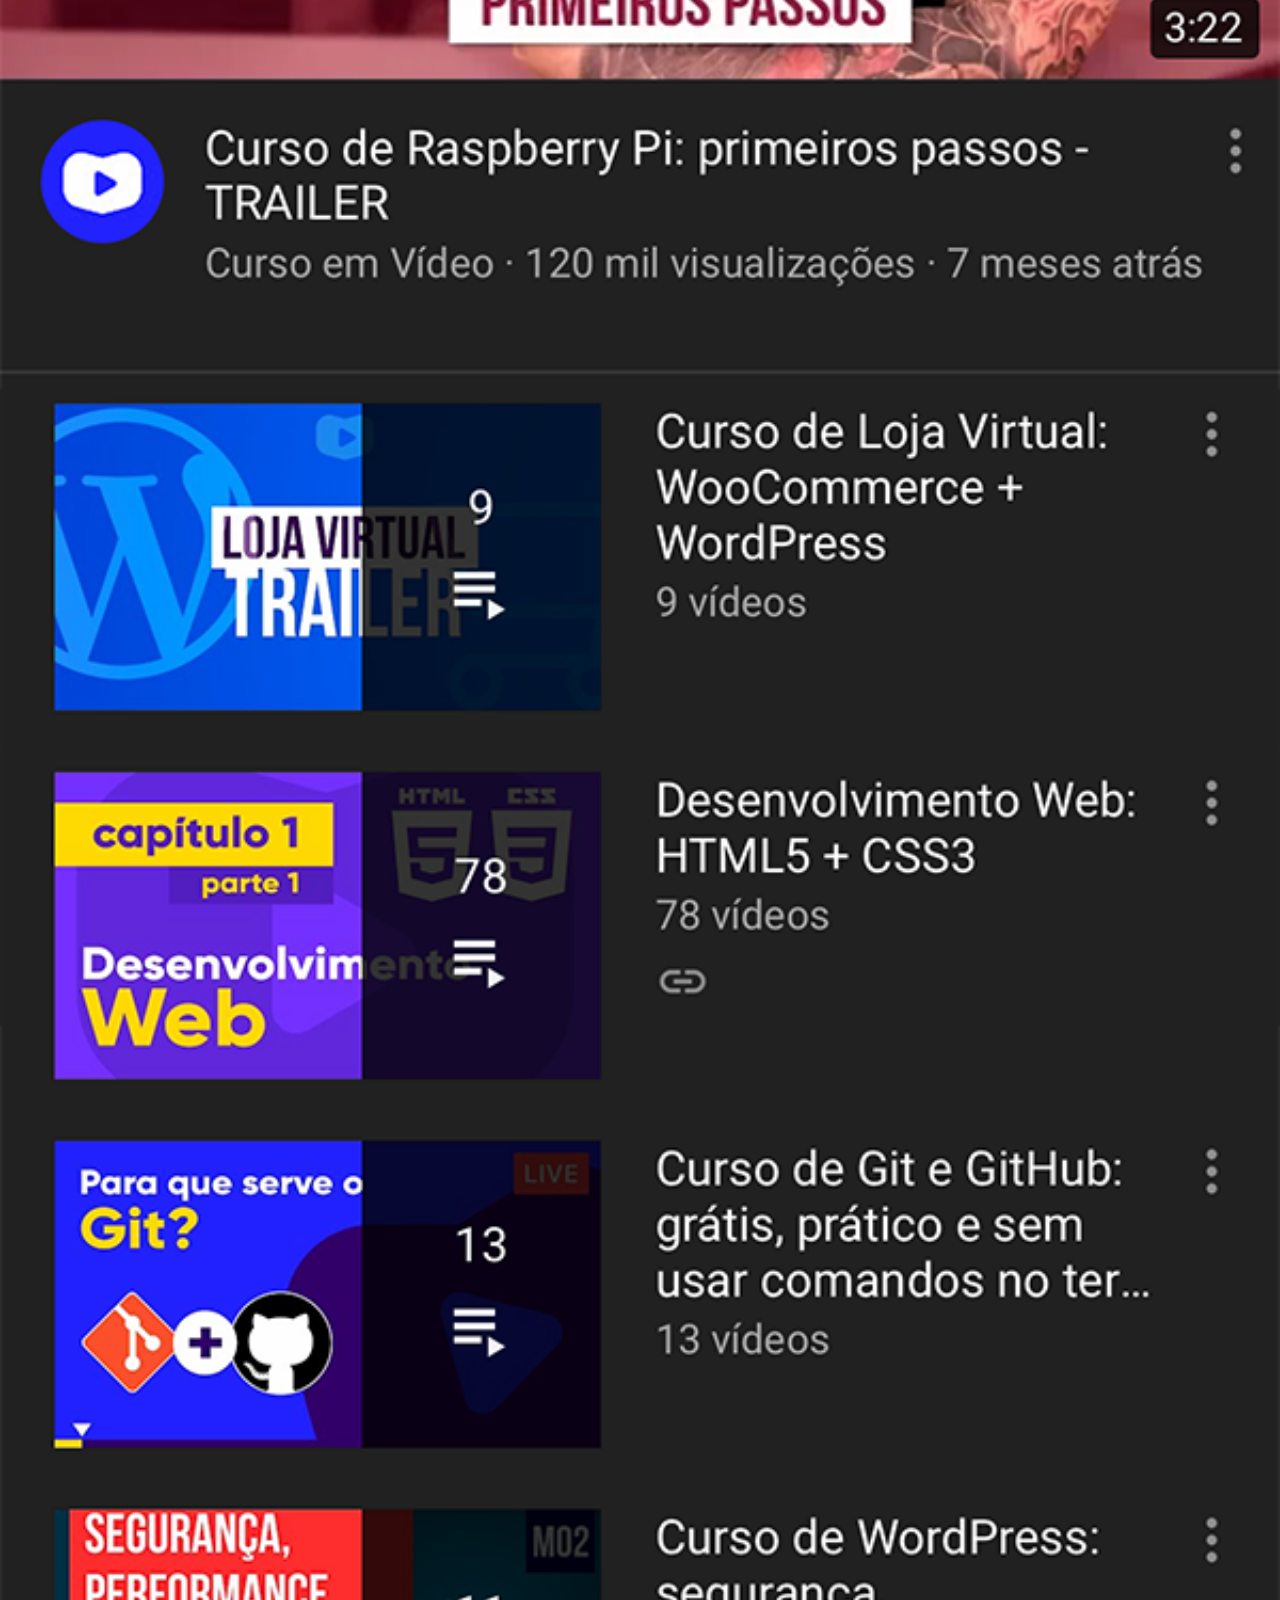
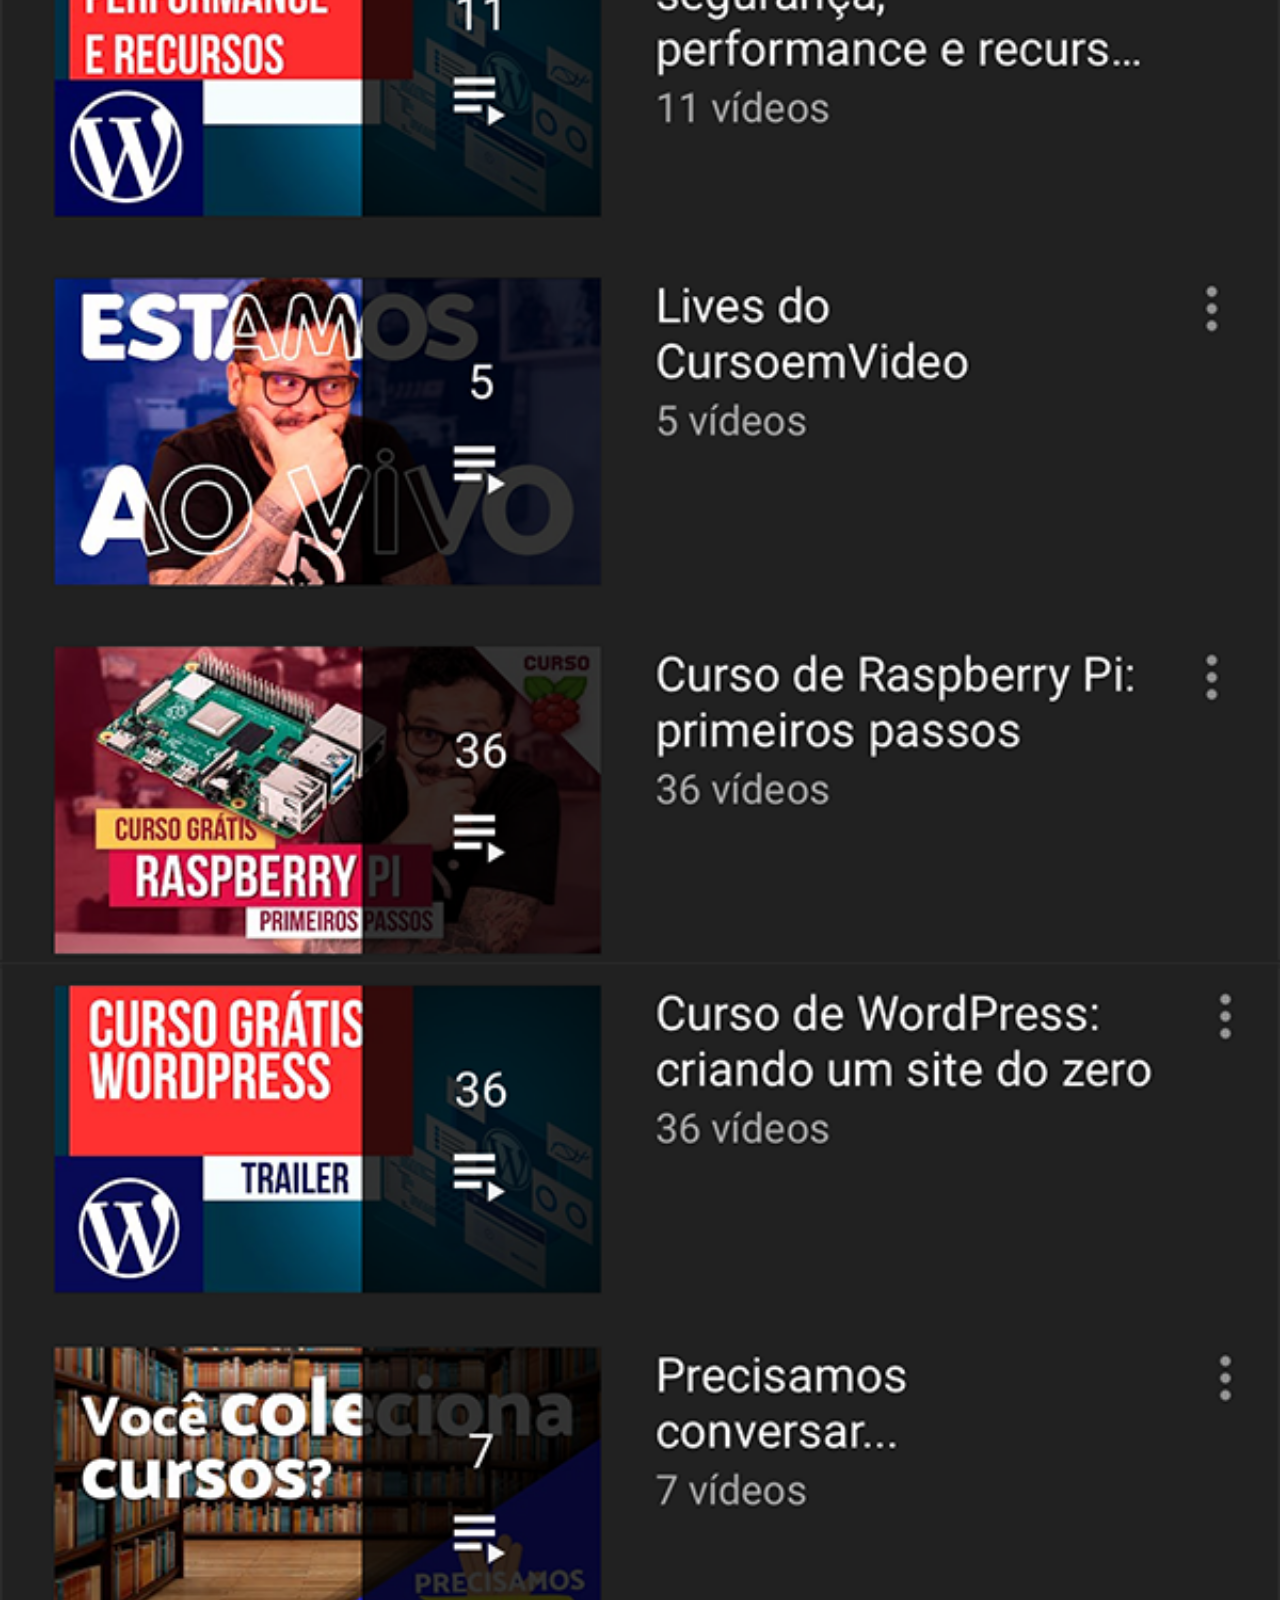
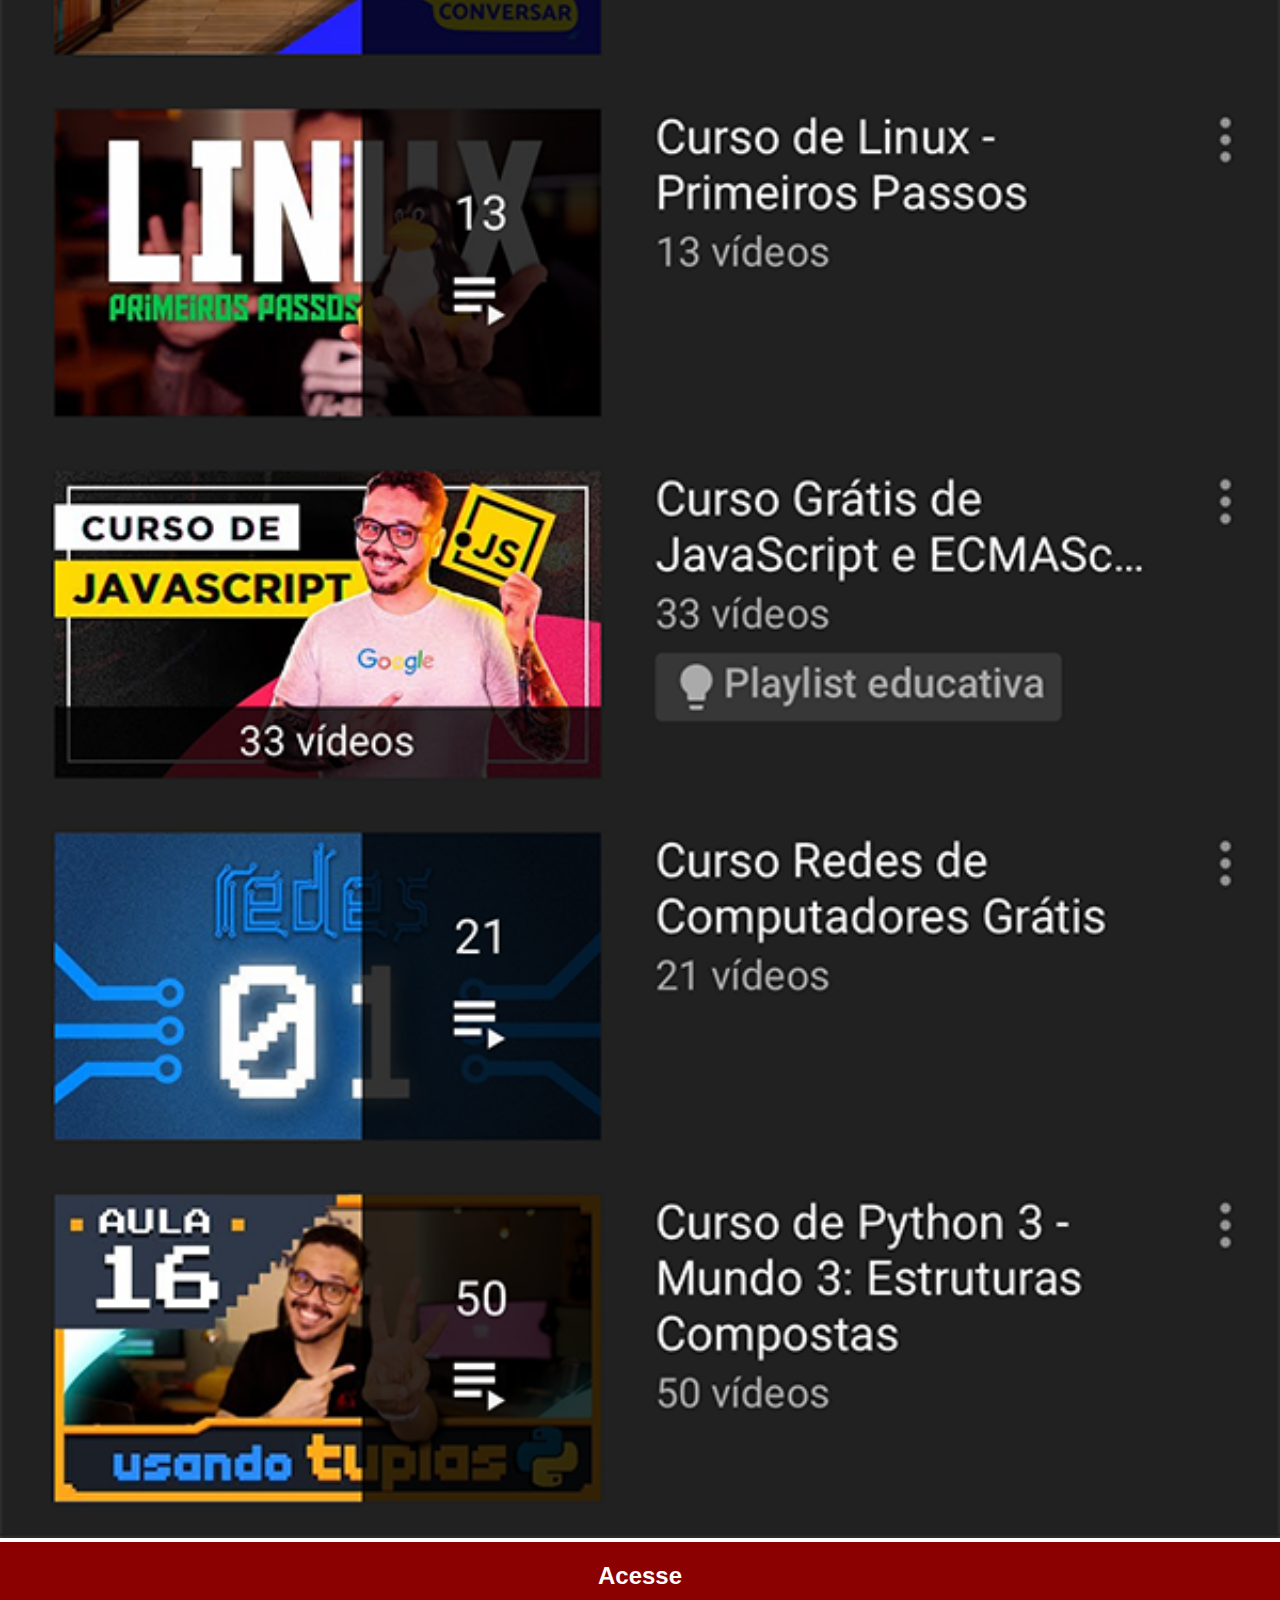
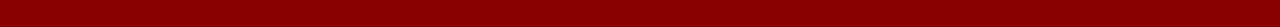
<file: youtube.html>
<!DOCTYPE html>
<html lang="pt-br">
<head>
    <meta charset="UTF-8">
    <meta name="viewport" content="width=device-width, initial-scale=1.0">
    <title>Instagram</title>
    <link rel="stylesheet" href="estilos/medias.css">
</head>
<body>
    <img src="imagens/tela-youtube.png" alt="YouTube">
    <a href="#">Acesse</a>
</body>
</html>
</file>
<file: estilos/style.css>
@charset "UTF-8";

* {
    margin: 0;
    padding: 0;
}

html, body {
    height: 100vh;
    width: 100vw;
    background-color: black;
}

body {
    background: url(../imagens/fundo-madeira.jpg) no-repeat top center fixed;
    background-size: cover;
}

main {
    position: relative;
    height: 100vh;
}

#celular {
    background: url(../imagens/frame-iphone.png) no-repeat;
    height: 627px;
    width: 311px;

    position: absolute;
    top: 50%;
    left: 50%;
    transform: translate(-50%, -50%);
}

#tela {
    position: absolute;
    top: 79.5px;
    left: 21px;
    height: 472.5px;
    width: 269px;
}

#icones {
    text-align: right;
}

#icones img {
    width: 50px;
    margin: 10px;
    border-radius: 50%;
    box-shadow: 2px 2px 5px rgba(0, 0, 0, 0.400);
    border: 2px solid rgba(255, 255, 255, 0.586);
    display: border-box;
}

#icones img:hover {
    box-shadow: 4px 4px 10px rgba(0, 0, 0, 0.600);
    transform: translate(-2px, -2px);
    transition: transform 0.3s;
}
</file>
<file: estilos/medias.css>
@charset "UTF-8";

* {
    margin: 0;
    padding: 0;
}

::-webkit-scrollbar {
    display: none;
}

img {
    width: 100vw;
}

a {
    display: block;
    font-family: Arial, Helvetica, sans-serif;
    font-weight: bolder;
    font-size: x-large;
    text-decoration: none;
    color: white;
    height: 5vh;
    background-color: darkred;
    width: 100vw;
    padding: 20px 0;
    text-align: center;
}

a:hover {
    background-color: red;
}
</file>
